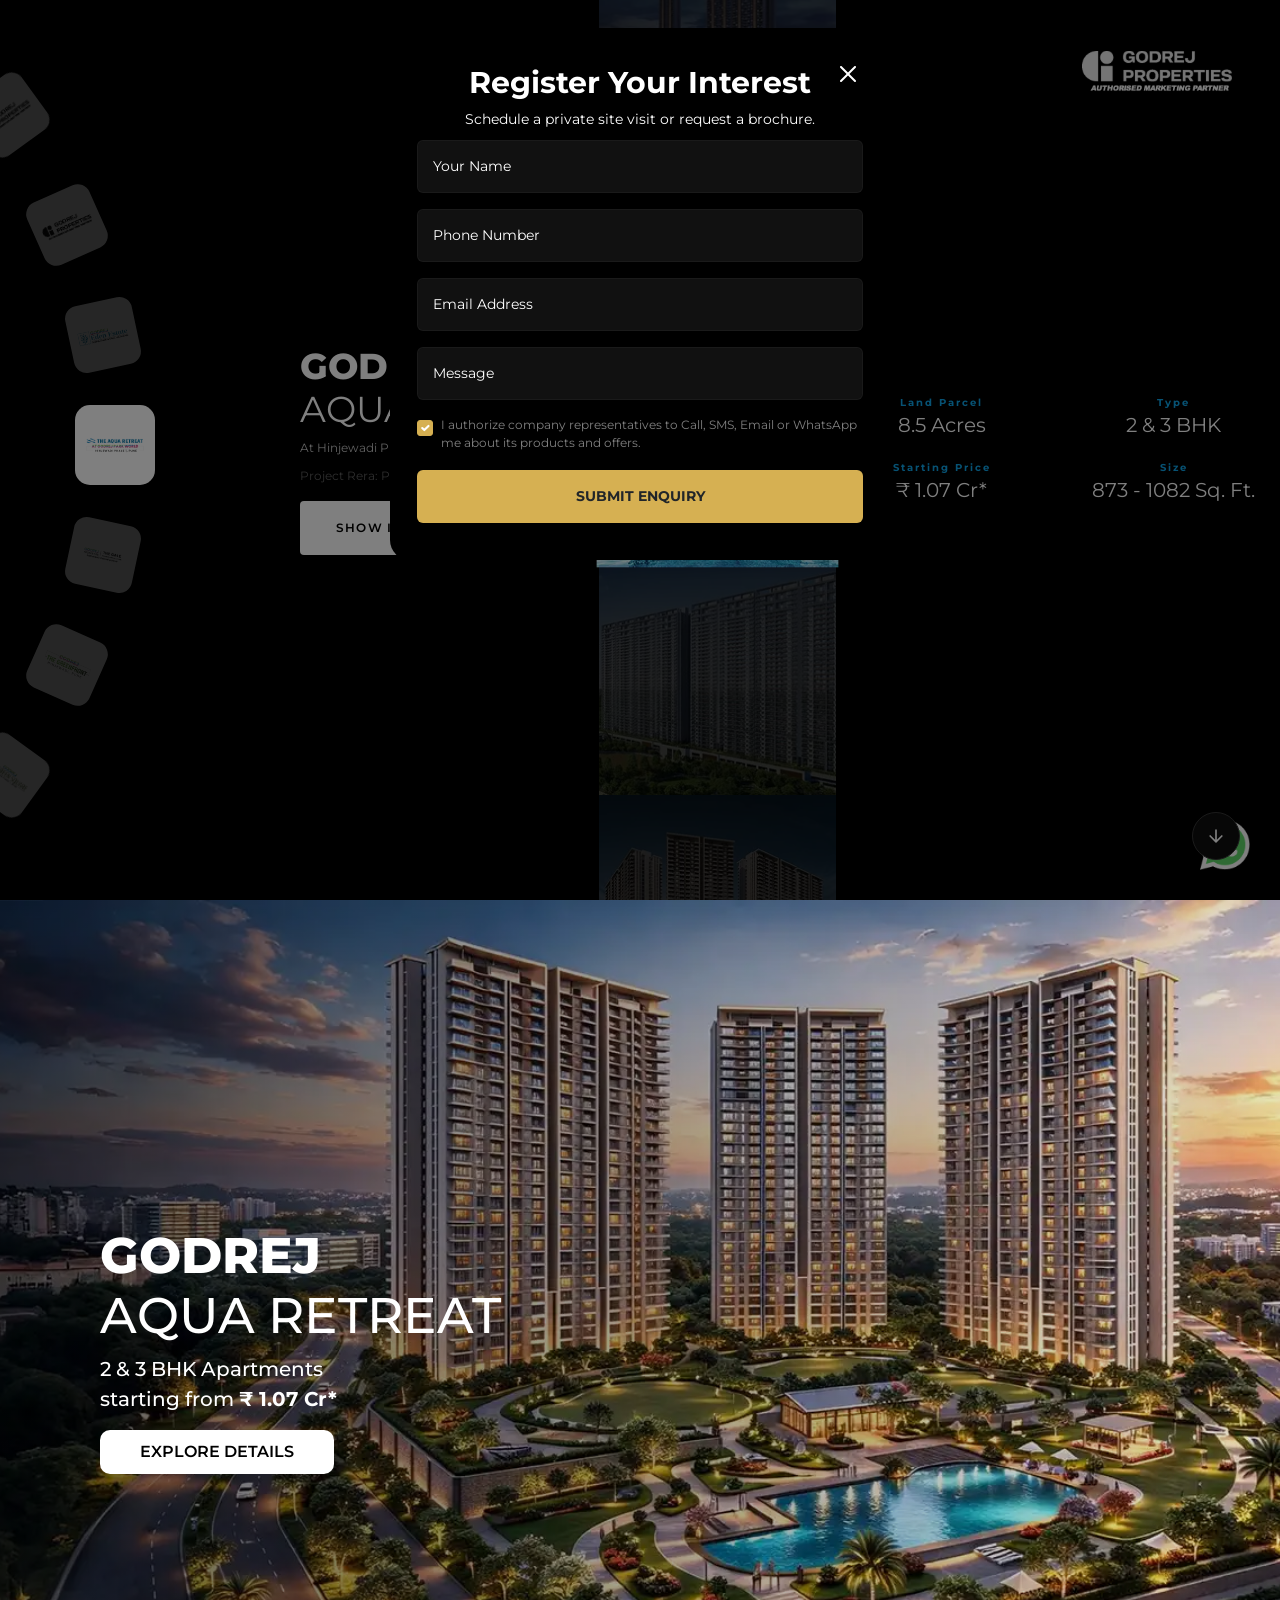
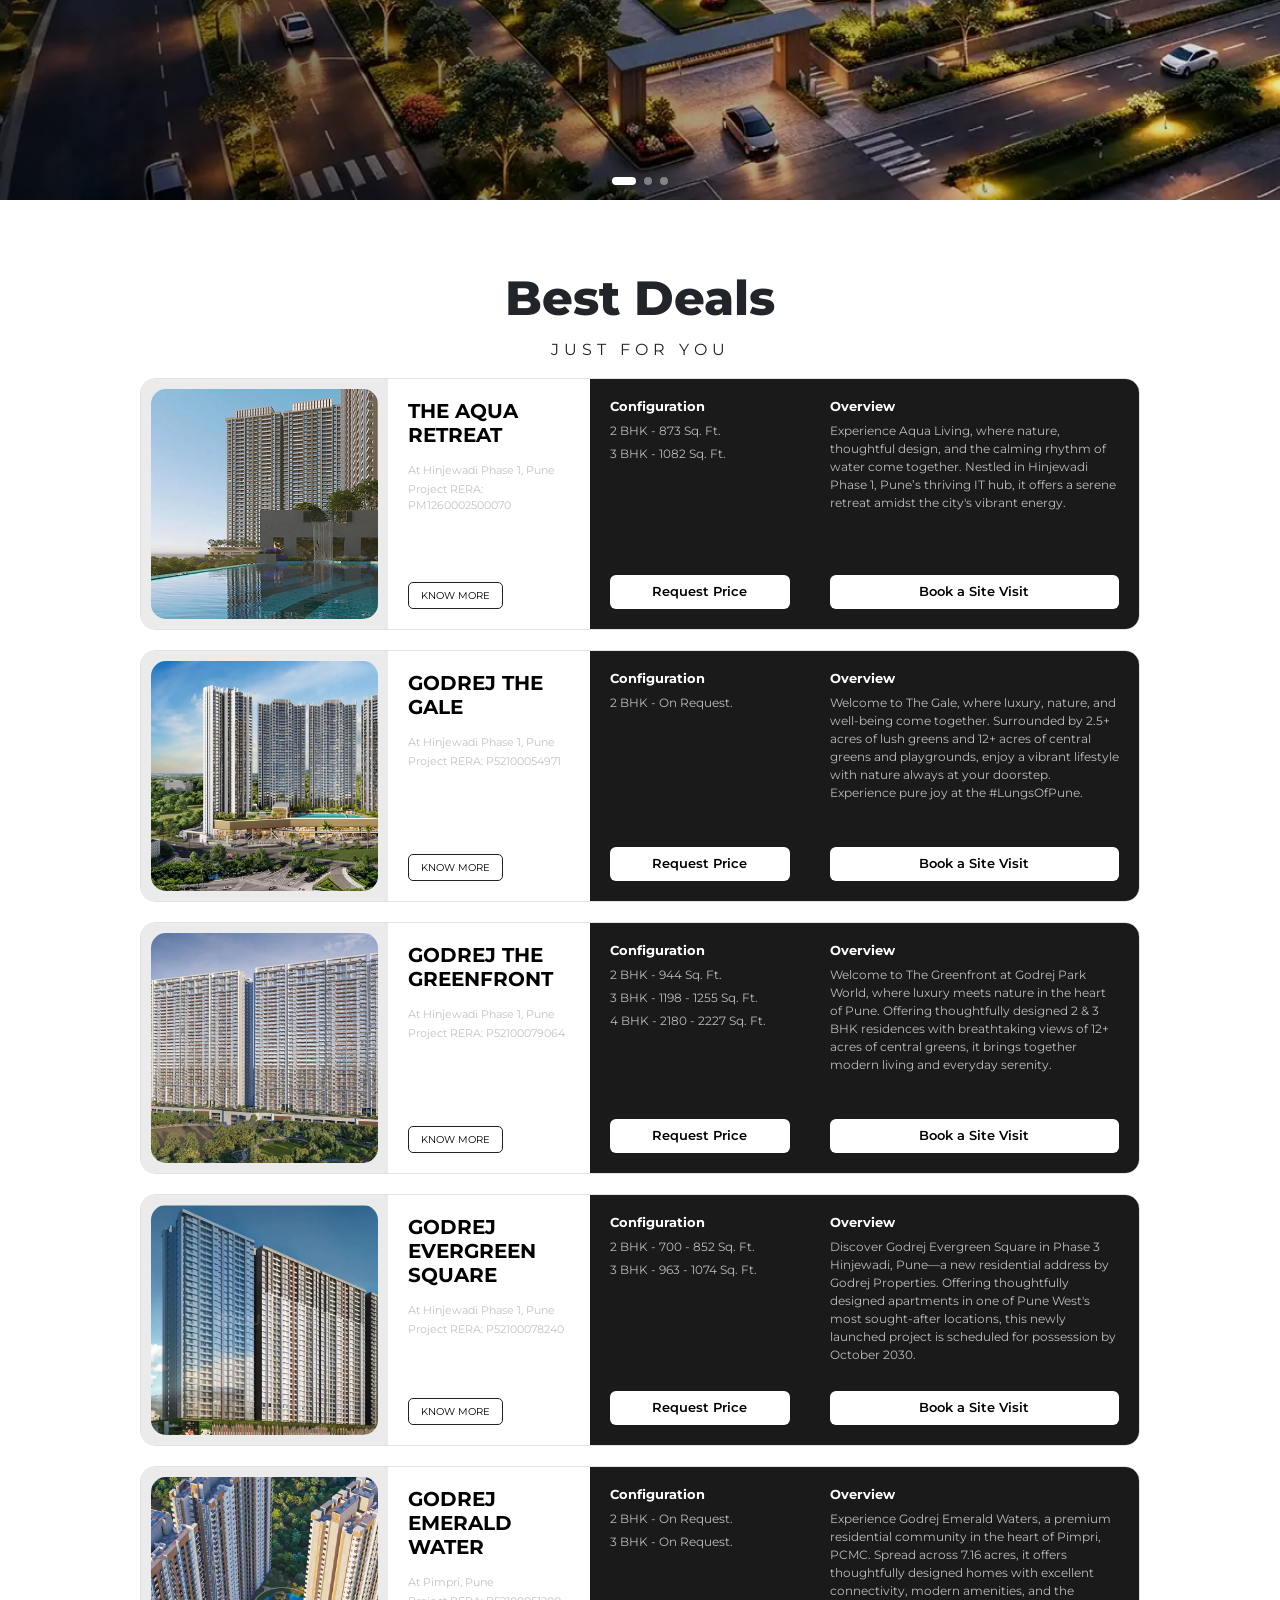
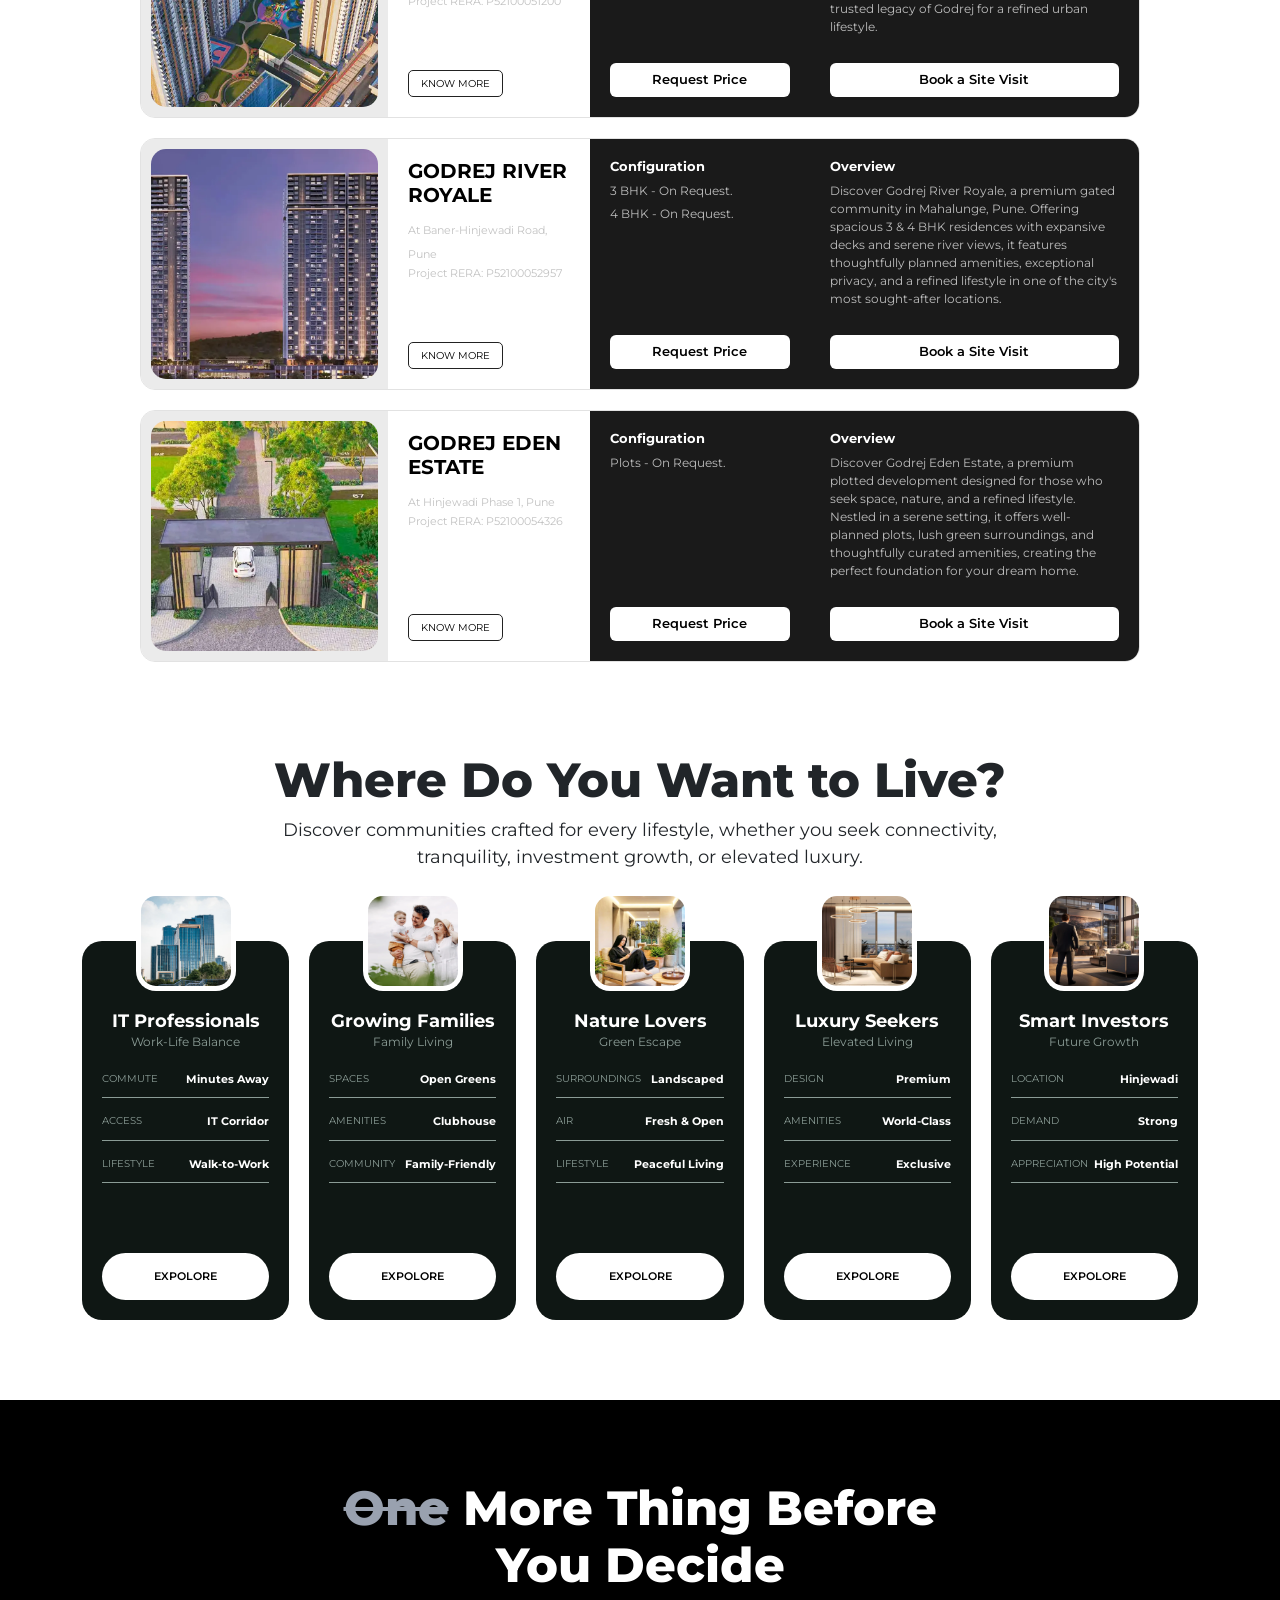
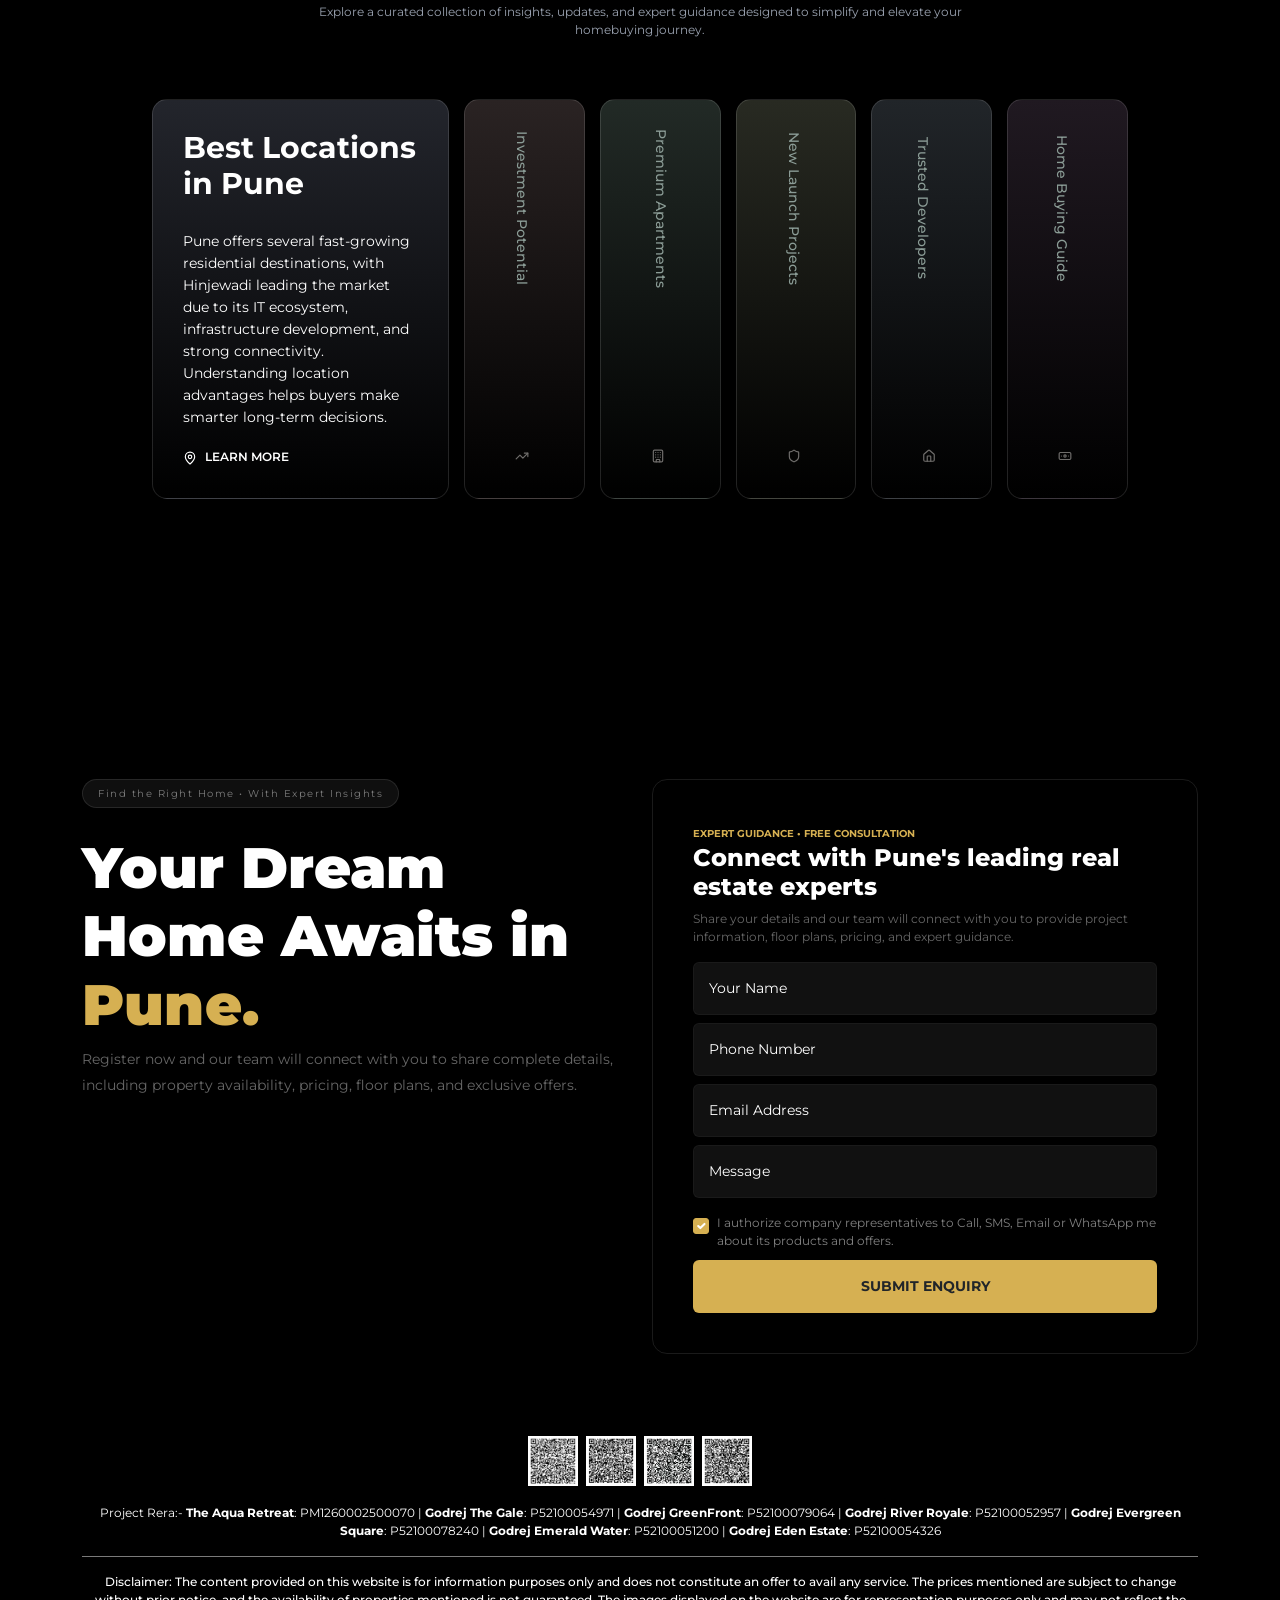
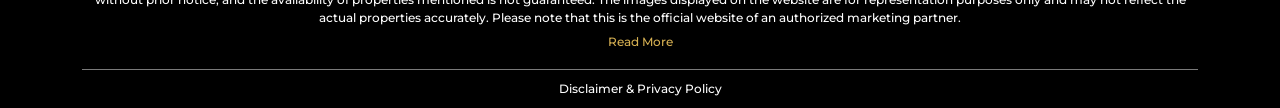
<file: index.html>
<!doctype html>
<html lang="en">

<head>
    <meta charset="utf-8">
    <meta name="viewport" content="width=device-width, initial-scale=1.0">
    <meta name="description"
        content="Godrej Properties brings the renowned Godrej Properties philosophy of innovation, sustainability, and excellence to the real estate industry. Each development by Godrej Properties blends a 122-year legacy of trust and superior quality with a dedication to cutting-edge design and technology." />
    <meta name="keywords"
        content="Godrej Properties Pune Projects, Godrej Properties Hinjewadi, Godrej Properties, Godrej Projects in Pune, Godrej Properties Pune, Godrej Projects Hinjewadi, Godrej New Launch Pune" />
    <title>Godrej Hinjewadi Projects | Pune</title>
    <link rel="shortcut icon" href="favicon.png" type="image/ico">
    <link href="https://cdn.jsdelivr.net/npm/bootstrap@5.3.8/dist/css/bootstrap.min.css" rel="stylesheet"
        crossorigin="anonymous">
    <link rel="stylesheet" href="https://cdn.jsdelivr.net/npm/swiper@11/swiper-bundle.min.css">
    <link href="https://fonts.googleapis.com/css2?family=Montserrat:ital,wght@0,100..900;1,100..900&display=swap"
        rel="stylesheet">
    <link rel="stylesheet" href="css/style.css">

</head>

<body>
    <header class="p-5">
        <div class="logo float-end">
            <img src="images/logo.png" class="img-fluid">
        </div>
    </header>
    <div id="smooth-wrapper">
        <div id="smooth-content">

           <section class="hero-slider">
                <div class="wrapper d-none d-md-flex">
                    <div class="left-area">
                        <div class="swiper thumb-swiper">
                            <div class="swiper-wrapper">
                                <div class="swiper-slide">
                                    <img src="images/logos/aqua-retreat.webp" alt="logo" class="img-fluid">
                                </div>
                                <div class="swiper-slide">
                                    <img src="images/logos/gale_logo.webp" alt="logo" class="img-fluid">
                                </div>
                                <div class="swiper-slide">
                                    <img src="images/logos/greenfront.webp" alt="logo" class="img-fluid">
                                </div>
                                <div class="swiper-slide">
                                    <img src="images/logos/evergreen.webp" alt="logo" class="img-fluid">
                                </div>
                                <div class="swiper-slide">
                                    <img src="images/logo.png" alt="logo" class="img-fluid">
                                </div>
                                <div class="swiper-slide">
                                    <img src="images/logo.png" alt="logo" class="img-fluid">
                                </div>
                                <div class="swiper-slide">
                                    <img src="images/logos/eden-estate.webp" alt="logo" class="img-fluid">
                                </div>

                            </div>
                        </div>


                        <!-- <div class="swiper image-swiper">
                            <div class="swiper-wrapper">
                                <div class="swiper-slide aqua">
                                    <img src="images/slider/aqua-retreat.webp" alt="image-preview" class="img-fluid">
                                </div>
                                <div class="swiper-slide gale">
                                    <img src="images/slider/the-gale.webp" alt="image-preview" class="img-fluid">
                                </div>
                                <div class="swiper-slide greenfront">
                                    <img src="images/slider/greenfront.webp" alt="image-preview" class="img-fluid">
                                </div>
                                <div class="swiper-slide everygreen">
                                    <img src="images/slider/evergreen-square.webp" alt="image-preview"
                                        class="img-fluid">
                                </div>
                                <div class="swiper-slide emerald">
                                    <img src="images/slider/emerald-water.webp" alt="image-preview" class="img-fluid">
                                </div>
                                <div class="swiper-slide river">
                                    <img src="images/slider/river-royale.webp" alt="image-preview" class="img-fluid">
                                </div>
                                <div class="swiper-slide eden">
                                    <img src="images/slider/thumb/eden-estate.png" alt="image-preview"
                                        class="img-fluid">
                                </div>
                            </div>
                        </div> -->
                    </div>


                    <div class="right-area">
                        <div class="swiper main-swiper">
                            <div class="swiper-wrapper">
                                <div class="swiper-slide">
                                    <div class="slide-content">
                                        <h1 class="project-name">Godrej <span>Aqua Retreat</span></h1>
                                        <p class="address">At Hinjewadi Phase 1, Pune</p>
                                        <p>Project Rera: PM1260002500070</p>
                                        <a href="#" data-bs-toggle="modal" data-bs-target="#exampleModal"> Show Interest</a>
                                    </div>
                                    <div class="slide-image">
                                        <img src="images/slider/aqua-retreat.webp" class="img-fluid">
                                    </div>
                                    <div class="slide-usp">
                                        <ul>
                                            <li><span style="color: #0ea5e9;">Land Parcel</span>8.5 Acres</li>
                                            <li><span style="color: #0ea5e9;">Type</span>2 & 3 BHK</li>
                                            <li><span style="color: #0ea5e9;">Starting Price</span> ₹ 1.07 Cr* </li>
                                            <li><span style="color: #0ea5e9;">Size</span>873 - 1082 Sq. Ft. </li>
                                        </ul>
                                    </div>
                                </div>

                                <div class="swiper-slide">
                                    <div class="slide-content">
                                        <h1 class="project-name">Godrej <span>The Gale</span></h1>
                                        <p class="address">At Hinjewadi Phase 1, Pune</p>
                                        <p>Project Rera: P52100054971</p>
                                        <a href="#"  data-bs-toggle="modal" data-bs-target="#exampleModal"> Show Interest</a>
                                    </div>
                                    <div class="slide-image">
                                        <img src="images/slider/the-gale.webp" class="img-fluid">
                                    </div>
                                    <div class="slide-usp">
                                        <ul>
                                            <li><span style="color: #4f46e5;">Land Parcel</span>12+ Acres</li>
                                            <li><span style="color: #4f46e5;">Type</span>2 BHK </li>
                                            <li><span style="color: #4f46e5;">Starting Price</span> ₹ 1.22 Cr*</li>
                                            <li><span style="color: #4f46e5;">Size</span>842 Sq. Ft. </li>
                                        </ul>
                                    </div>
                                </div>

                                <div class="swiper-slide">
                                    <div class="slide-content">
                                        <h1 class="project-name">Godrej <span>The GreenFront</span></h1>
                                        <p class="address">At Hinjewadi Phase 1, Pune</p>
                                        <p>Project Rera: P52100079064 </p>
                                        <a href="#"  data-bs-toggle="modal" data-bs-target="#exampleModal"> Show Interest</a>
                                    </div>
                                    <div class="slide-image">
                                        <img src="images/slider/greenfront.webp" class="img-fluid">
                                    </div>
                                    <div class="slide-usp">
                                        <ul>
                                            <li><span style="color: #0d9488;">Land Parcel</span>12+ Acres</li>
                                            <li><span style="color: #0d9488;">Type</span>2, 3 & 4 BHK  </li>
                                            <li><span style="color: #0d9488;">Starting Price</span> ₹ 1.32 Cr*</li>
                                            <li><span style="color: #0d9488;">Size</span>944 - 2227 Sq. Ft. </li>
                                        </ul>
                                    </div>
                                </div>

                                <div class="swiper-slide">
                                    <div class="slide-content">
                                        <h1 class="project-name">Godrej <span>Evergreen Square</span></h1>
                                        <p class="address">At Hinjewadi Phase 3, Pune</p>
                                        <p>Project Rera: P52100078240  </p>
                                        <a href="#"  data-bs-toggle="modal" data-bs-target="#exampleModal"> Show Interest</a>
                                    </div>
                                    <div class="slide-image">
                                        <img src="images/slider/evergreen-square.webp" class="img-fluid">
                                    </div>
                                    <div class="slide-usp">
                                        <ul>
                                            <li><span style="color: #34d399;">Possession </span>October 2030 </li>
                                            <li><span style="color: #34d399;">Type</span>2 & 3 BHK  </li>
                                            <li><span style="color: #34d399;">Starting Price</span>₹ 92.49 Lacs* </li>
                                            <li><span style="color: #34d399;">Size</span>700 - 1074 Sq. Ft. </li>
                                        </ul>
                                    </div>
                                </div>

                                <div class="swiper-slide">
                                    <div class="slide-content">
                                        <h1 class="project-name">Godrej <span>Emerald Water</span></h1>
                                        <p class="address">At Pimpri, Pune</p>
                                        <p>Project Rera: P52100051200</p>
                                        <a href="#"  data-bs-toggle="modal" data-bs-target="#exampleModal"> Show Interest</a>
                                    </div>
                                    <div class="slide-image">
                                        <img src="images/slider/emerald-water.webp" class="img-fluid">
                                    </div>
                                    <div class="slide-usp">
                                        <ul>
                                            <li><span style="color: #d946ef;">Land Parcel</span>7.16 Acres</li>
                                            <li><span style="color: #d946ef;">Type</span>2 & 3 BHK  </li>
                                            <li><span style="color: #d946ef;">Starting Price</span>₹  1.43 Cr* </li>
                                            <li><span style="color: #d946ef;">Size</span>On Request</li>
                                        </ul>
                                    </div>
                                </div>

                                <div class="swiper-slide">
                                    <div class="slide-content">
                                        <h1 class="project-name">Godrej <span>River Royale</span></h1>
                                        <p class="address">At Baner-Hinjewadi Road, Pune</p>
                                        <p>Project Rera: P52100052957</p>
                                        <a href="#"  data-bs-toggle="modal" data-bs-target="#exampleModal"> Show Interest</a>
                                    </div>
                                    <div class="slide-image">
                                        <img src="images/slider/river-royale.webp" class="img-fluid">
                                    </div>
                                    <div class="slide-usp">
                                        <ul>
                                            <li><span style="color: #14b8a6;">Tower</span>3</li>
                                            <li><span style="color: #14b8a6;">Type</span>3 & 4 BHK </li>
                                            <li><span style="color: #14b8a6;">Starting Price</span>₹  2.80 Cr*</li>
                                            <li><span style="color: #14b8a6;">Size</span>On Request </li>
                                        </ul>
                                    </div>
                                </div>

                                <div class="swiper-slide">
                                    <div class="slide-content">
                                        <h1 class="project-name">Godrej <span>Eden Estate</span></h1>
                                        <p class="address">At Hinjewadi Phase 1, Pune</p>
                                        <p>Project Rera: P52100054326</p>
                                        <a href="#"  data-bs-toggle="modal" data-bs-target="#exampleModal"> Show Interest</a>
                                    </div>
                                    <div class="slide-image">
                                        <img src="images/slider/thumb/eden-estate.png" class="img-fluid">
                                    </div>
                                    <div class="slide-usp">
                                        <ul>
                                            <li><span style="color: #f59e0b">Tower</span>3</li>
                                            <li><span style="color: #f59e0b">Type</span>Plots</li>
                                            <li><span style="color: #f59e0b">Starting Price</span>₹  2.40 Cr* </li>
                                            <li><span style="color: #f59e0b">Size</span>On Request </li>
                                        </ul>
                                    </div>
                                </div>
                            </div>
                        </div>
                    </div>
                </div>

                
               <div class="mobile-wrapper d-block d-md-none">
                    <div class="swiper main-slider-mob">
                        <div class="swiper-wrapper">
                            <div class="swiper-slide">
                                <div class="slide-image">
                                    <img src="images/slider/aqua-retreat.webp" class="img-fluid">
                                </div>
                                <div class="slide-content">
                                    <div class="slide-content-detail">
                                        <h1 class="project-name">Godrej <span>Aqua Retreat</span></h1>
                                         <p class="address">At Hinjewadi Phase 1, Pune</p>
                                        <p>Project Rera: PM1260002500070 </p>
                                    </div>
                                   
                                    <div class="slide-usp">
                                         <ul>
                                            <li>8.5 Acres<span style="color: #0ea5e9;">Land Parcel</span></li>
                                            <li>2 & 3 BHK<span style="color: #0ea5e9;">Type</span></li>
                                            <li>₹ 1.07 Cr*<span style="color: #0ea5e9;">Starting Price</span></li>
                                            <li>873 - 1082 Sq. Ft. <span style="color: #0ea5e9;">Size</span></li>
                                        </ul>
                                        
                                        <div class="text-center mt-5">
                                            <a href="#"  data-bs-toggle="modal" data-bs-target="#exampleModal"> Show Interest</a>
                                        </div>
                                    </div>
                                </div>
                               
                          
                            </div>

                            <div class="swiper-slide">
                                 <div class="slide-image">
                                    <img src="images/slider/the-gale.webp" class="img-fluid">
                                </div>
                                <div class="slide-content">
                                    <div class="slide-content-detail">
                                        <h1 class="project-name">Godrej <span>The Gale</span></h1>
                                        <p class="address">At Hinjewadi Phase 1, Pune</p>
                                        <p>Project Rera: P52100054971</p>
                                    </div>
                                    
                                    <div class="slide-usp">
                                          <ul>
                                            <li>12+ Acres<span style="color: #4f46e5;">Land Parcel</span></li>
                                            <li>2 BHK<span style="color: #4f46e5;">Type</span></li>
                                            <li>₹ 1.22 Cr*<span style="color: #4f46e5;">Starting Price</span></li>
                                            <li>842 Sq. Ft.<span style="color: #4f46e5;">Size</span></li>
                                        </ul>
                                       
                                        <div class="text-center mt-5">
                                            <a href="#"  data-bs-toggle="modal" data-bs-target="#exampleModal"> Show Interest</a>
                                        </div>
                                    </div>
                                </div>
                            </div>

                            <div class="swiper-slide">
                                <div class="slide-image">
                                    <img src="images/slider/greenfront.webp" class="img-fluid">
                                </div>
                                <div class="slide-content">
                                    <div class="slide-content-detail">
                                        <h1 class="project-name">Godrej <span>The GreenFront</span></h1>
                                        <p class="address">At Hinjewadi Phase 1, Pune</p>
                                        <p>Project Rera: P52100079064 </p>
                                    </div>

                                    
                                    <div class="slide-usp">
                                         <ul>
                                            <li>12+ Acres<span style="color: #0d9488;">Land Parcel</span></li>
                                            <li>2, 3 & 4 BHK<span style="color: #0d9488;">Type</span></li>
                                            <li>₹ 1.32 Cr*<span style="color: #0d9488;">Starting Price</span></li>
                                            <li>944 - 2227 Sq. Ft.<span style="color: #0d9488;">Size</span></li>
                                        </ul>
                                        
                                         <div class="text-center mt-5">
                                            <a href="#"  data-bs-toggle="modal" data-bs-target="#exampleModal"> Show Interest</a>
                                        </div>
                                    </div>
                                </div>
                            </div>

                            <div class="swiper-slide">
                                <div class="slide-image">
                                    <img src="images/slider/evergreen-square.webp" class="img-fluid">
                                </div>
                                <div class="slide-content">
                                    <div class="slide-content-detail">
                                        <h1 class="project-name">Godrej <span>Evergreen Square</span></h1>
                                        <p class="address">At Hinjewadi Phase 3, Pune</p>
                                        <p>Project Rera: P52100078240 </p>
                                    </div>

                                  
                                    <div class="slide-usp">
                                         <ul>
                                            <li>October 2030<span style="color: #34d399;">Possession </span></li>
                                            <li>2 & 3 BHK<span style="color: #34d399;">Type</span></li>
                                            <li>₹ 92.49 Lacs*<span style="color: #34d399;">Starting Price</span></li>
                                            <li>700 - 1074 Sq. Ft.<span style="color: #34d399;">Size</span></li>
                                        </ul>
                                        
                                        <div class="text-center mt-5">
                                            <a href="#" data-bs-toggle="modal" data-bs-target="#exampleModal"> Show Interest</a>
                                        </div>
                                    </div>
                                </div>
                            </div>

                            <div class="swiper-slide">
                                <div class="slide-image">
                                    <img src="images/slider/emerald-water.webp" class="img-fluid">
                                </div>
                                <div class="slide-content">
                                    <div class="slide-content-detail">
                                        <h1 class="project-name">Godrej <span>Emerald Water</span></h1>
                                        <p class="address">At Pimpri, Pune</p>
                                        <p>Project Rera: P52100051200</p>
                                    </div>

                                    
                                     <div class="slide-usp">
                                         <ul>
                                            <li>7.16 Acres<span style="color: #d946ef;">Land Parcel</span></li>
                                            <li>2 & 3 BHK <span style="color: #d946ef;">Type</span></li>
                                            <li>₹  1.43 Cr*<span style="color: #d946ef;">Starting Price</span></li>
                                            <li>On Request<span style="color: #d946ef;">Size</span></li>
                                        </ul>
                                       
                                        <div class="text-center mt-5">
                                            <a href="#" data-bs-toggle="modal" data-bs-target="#exampleModal"> Show Interest</a>
                                        </div>
                                    </div>
                                </div>  
                            </div>

                            <div class="swiper-slide">
                                <div class="slide-image">
                                    <img src="images/slider/river-royale.webp" class="img-fluid">
                                </div>
                                <div class="slide-content">
                                    <div class="slide-content-detail">
                                        <h1 class="project-name">Godrej <span>River Royale</span></h1>
                                        <p class="address">At Baner-Hinjewadi Road, Pune</p>
                                        <p>Project Rera: P52100052957 </p>
                                    </div>

                                    
                                     <div class="slide-usp">
                                        <ul>
                                            <li>3<span style="color: #14b8a6;">Tower</span></li>
                                            <li>3 & 4 BHK <span style="color: #14b8a6;">Type</span></li>
                                            <li>₹  2.80 Cr*<span style="color: #14b8a6;">Starting Price</span></li>
                                            <li>On Request <span style="color: #14b8a6;">Size</span></li>
                                        </ul>
                                        
                                        <div class="text-center mt-5">
                                            <a href="#" data-bs-toggle="modal" data-bs-target="#exampleModal"> Show Interest</a>
                                        </div>
                                    </div>
                                </div>
                            </div>

                            <div class="swiper-slide">
                                <div class="slide-image">
                                    <img src="images/slider/thumb/eden-estate.png" class="img-fluid">
                                </div>
                                <div class="slide-content">
                                    <div class="slide-content-detail">
                                        <h1 class="project-name">Godrej <span>Eden Estate</span></h1>
                                        <p class="address">At Hinjewadi Phase 1, Pune</p>
                                        <p>Project Rera: P52100054326</p>
                                    </div>
                                    
                                    <div class="slide-usp">
                                         <ul>
                                            <li>3<span style="color: #f59e0b">Tower</span></li>
                                            <li>Plots<span style="color: #f59e0b">Type</span></li>
                                            <li>₹  2.40 Cr*<span style="color: #f59e0b">Starting Price</span> </li>
                                            <li>On Request <span style="color: #f59e0b">Size</span></li>
                                        </ul>
                                        
                                        <div class="text-center mt-5">
                                            <a href="#" data-bs-toggle="modal" data-bs-target="#exampleModal"> Show Interest</a>
                                        </div>
                                    </div>
                                </div> 
                            </div>
                        </div>
                    </div>

                    <div class="swiper thumb-swiper-mob">
                        <div class="swiper-wrapper">
                            <div class="swiper-slide">
                                <div class="thumb-logo-box">
                                    <img src="images/logos/aqua-retreat.webp" alt="logo" class="img-fluid">
                                </div>
                            </div>
                            <div class="swiper-slide">
                                <div class="thumb-logo-box">
                                    <img src="images/logos/gale_logo.webp" alt="logo" class="img-fluid">
                                </div>
                            </div>
                            <div class="swiper-slide">
                                <div class="thumb-logo-box">
                                     <img src="images/logos/greenfront.webp" alt="logo" class="img-fluid">
                                </div>
                            </div>
                            <div class="swiper-slide">
                                <div class="thumb-logo-box">
                                    <img src="images/logos/evergreen.webp" alt="logo" class="img-fluid">
                                </div>
                            </div>
                            <div class="swiper-slide">
                                <div class="thumb-logo-box">
                                    <img src="images/logo.png" alt="logo" class="img-fluid">
                                </div>
                            </div>
                            <div class="swiper-slide">
                                <div class="thumb-logo-box">
                                    <img src="images/logo.png" alt="logo" class="img-fluid">
                                </div>
                            </div>
                            <div class="swiper-slide">
                                <div class="thumb-logo-box">
                                    <img src="images/logos/eden-estate.webp" alt="logo" class="img-fluid">
                                </div>
                            </div>

                        </div>
                    </div>
                    
                </div> 




                <a href="#projects" class="floating-icon">
                    <svg width="20" height="20" viewBox="0 0 24 24" fill="none" stroke="currentColor" stroke-width="2"
                        stroke-linecap="round" stroke-linejoin="round">
                        <path d="M12 5v14M19 12l-7 7-7-7"></path>
                    </svg>
                </a>
            </section>

            <section class="banner-section" id="projects">
                <div class="swiper banner">
                    <div class="swiper-wrapper">
                        <div class="swiper-slide">
                            <img src="images/banner/banner1.webp" alt="banner" class="img-fluid">
                            <div class="banner-content">
                                <h2>Godrej <span>Aqua Retreat</span></h2>
                                <p>2 & 3 BHK Apartments <span>starting from <strong>₹ 1.07 Cr*</strong></span></p>
                                <a href="#" data-bs-toggle="modal" data-bs-target="#exampleModal">Explore Details</a>
                            </div>
                        </div>
                        <div class="swiper-slide">
                            <img src="images/banner/banner2.webp" alt="banner" class="img-fluid">
                            <div class="banner-content">
                                <h2>Godrej <span>The Gale</span></h2>
                                <p>2 BHK Apartments <span>starting from <strong>₹ 1.22 Cr*</strong></span></p>
                                <a href="#" data-bs-toggle="modal" data-bs-target="#exampleModal">Explore Details</a>
                            </div>
                        </div>
                        <div class="swiper-slide">
                            <img src="images/banner/banner3.webp" alt="banner" class="img-fluid">
                            <div class="banner-content">
                                <h2>Godrej <span>The GreenFront</span></h2>
                                <p>2, 3 & 4 BHK Apartments <span>starting from <strong>₹ 1.32 Cr*</strong></span></p>
                                <a href="#" data-bs-toggle="modal" data-bs-target="#exampleModal">Explore Details</a>
                            </div>
                        </div>
                    </div>

                    <div class="swiper-pagination"></div>
                </div>
            </section>

            <section class="deal">
                <div class="container">
                    <div class="deal-header">
                        <h2>Best Deals</h2>
                        <p>Just For You</p>
                    </div>
                    <div class="deal-box-container">
                         <div class="deal-box-outer">
                            <div class="deal-box">
                                <div class="deal-detail">
                                    <div class="deal-image">
                                        <img src="images/deal/godrej-aquaman.webp" alt="banner" class="img-fluid">
                                    </div>
                                    <div class="deal-name d-flex flex-column justify-content-between">
                                        <div>
                                            <h3>The Aqua Retreat</h3>
                                            <span>At Hinjewadi Phase 1, Pune</span>
                                            <p>Project RERA: PM1260002500070</p>
                                        </div>
                                        <a href="#">Know More</a>
                                    </div>
                                </div>
                                <div class="deal-content">
                                    <div class="deal-config d-flex flex-column justify-content-between">
                                        <div>
                                            <h3>Configuration</h3>
                                            <ul>
                                                <li>2 BHK - 873 Sq. Ft.</li>
                                                <li>3 BHK - 1082 Sq. Ft. </li>
                                            </ul>
                                        </div>
                                        <a href="#" data-bs-toggle="modal" data-bs-target="#exampleModal">Request Price</a>
                                    </div>
                                    <div class="deal-overview d-flex flex-column justify-content-between">
                                        <div>
                                            <h3>Overview</h3>
                                            <p>Experience Aqua Living, where nature, thoughtful design, and the calming rhythm of water come together. Nestled in Hinjewadi Phase 1, Pune’s thriving IT hub, it offers a serene retreat amidst the city's vibrant energy.</p>
                                        </div>
                                        <a href="#" data-bs-toggle="modal" data-bs-target="#exampleModal">Book a Site Visit</a>
                                    </div>
                                </div>
                            </div>

                            <div class="USP-detail">
                                <ul class="USP-detail-list">
                                    <li>
                                        <h3>8.5 Acres</h3>
                                        <span>Land Parcel</span>
                                    </li>
                                    <li>
                                        <h3>2 & 3 BHK</h3>
                                        <span>Type</span>
                                    </li>
                                    <li>
                                        <h3>₹  1.07 Cr*</h3>
                                        <span>Starting Price</span>
                                    </li>
                                    <li>
                                        <h3>873 - 1082 Sq. Ft.</h3>
                                        <span>Size</span>
                                    </li>
                                </ul>
                                <div class="register-btn">
                                    <a href="#" data-bs-toggle="modal" data-bs-target="#exampleModal">Register Interest</a>
                                </div>
                            </div>
                        </div>

                         <div class="deal-box-outer">
                            <div class="deal-box">
                                <div class="deal-detail">
                                    <div class="deal-image">
                                        <img src="images/deal/godrej-the-gale.webp" alt="banner" class="img-fluid">
                                    </div>
                                    <div class="deal-name d-flex flex-column justify-content-between">
                                        <div>
                                            <h3>Godrej The Gale</h3>
                                            <span>At Hinjewadi Phase 1, Pune</span>
                                            <p>Project RERA: P52100054971</p>
                                        </div>
                                        <a href="#" >Know More</a>
                                    </div>
                                </div>
                                <div class="deal-content">
                                    <div class="deal-config d-flex flex-column justify-content-between">
                                        <div>
                                            <h3>Configuration</h3>
                                            <ul>
                                                <li>2 BHK - On Request.</li>
                                            </ul>
                                        </div>
                                        <a href="#" data-bs-toggle="modal" data-bs-target="#exampleModal">Request Price</a>
                                    </div>
                                    <div class="deal-overview d-flex flex-column justify-content-between">
                                        <div>
                                            <h3>Overview</h3>
                                            <p>Welcome to The Gale, where luxury, nature, and well-being come together. Surrounded by 2.5+ acres of lush greens and 12+ acres of central greens and playgrounds, enjoy a vibrant lifestyle with nature always at your doorstep. Experience pure joy at the #LungsOfPune.</p>
                                        </div>
                                        <a href="#" data-bs-toggle="modal" data-bs-target="#exampleModal">Book a Site Visit</a>
                                    </div>
                                </div>
                            </div>

                            <div class="USP-detail">
                                <ul class="USP-detail-list">
                                    <li>
                                        <h3>12+ Acres</h3>
                                        <span>Land Parcel</span>
                                    </li>
                                    <li>
                                        <h3>2 BHK</h3>
                                        <span>Type</span>
                                    </li>
                                    <li>
                                        <h3>₹  1.22 Cr*</h3>
                                        <span>Starting Price</span>
                                    </li>
                                    <li>
                                        <h3>842 Sq. Ft.</h3>
                                        <span>Size</span>
                                    </li>
                                </ul>
                                <div class="register-btn">
                                    <a href="#" data-bs-toggle="modal" data-bs-target="#exampleModal">Register Interest</a>
                                </div>
                            </div>
                        </div>

                         <div class="deal-box-outer">
                            <div class="deal-box">
                                <div class="deal-detail">
                                    <div class="deal-image">
                                        <img src="images/deal/godrej-the-greenfront.webp" alt="banner" class="img-fluid">
                                    </div>
                                    <div class="deal-name d-flex flex-column justify-content-between">
                                        <div>
                                            <h3>Godrej The GreenFront</h3>
                                            <span>At Hinjewadi Phase 1, Pune</span>
                                            <p>Project RERA: P52100079064</p>
                                        </div>
                                        <a href="#">Know More</a>
                                    </div>
                                </div>
                                <div class="deal-content">
                                    <div class="deal-config d-flex flex-column justify-content-between">
                                        <div>
                                            <h3>Configuration</h3>
                                            <ul>
                                                <li>2 BHK - 944 Sq. Ft.</li>
                                                <li>3 BHK - 1198 - 1255 Sq. Ft.</li>
                                                <li>4 BHK - 2180 - 2227 Sq. Ft.</li>
                                            </ul>
                                        </div>
                                        <a href="#" data-bs-toggle="modal" data-bs-target="#exampleModal">Request Price</a>
                                    </div>
                                    <div class="deal-overview d-flex flex-column justify-content-between">
                                        <div>
                                            <h3>Overview</h3>
                                            <p>Welcome to The Greenfront at Godrej Park World, where luxury meets nature in the heart of Pune. Offering thoughtfully designed 2 & 3 BHK residences with breathtaking views of 12+ acres of central greens, it brings together modern living and everyday serenity.</p>
                                        </div>
                                        <a href="#" data-bs-toggle="modal" data-bs-target="#exampleModal">Book a Site Visit</a>
                                    </div>
                                </div>
                            </div>

                            <div class="USP-detail">
                                <ul class="USP-detail-list">
                                    <li>
                                        <h3>12+ Acres</h3>
                                        <span>Land Parcel</span>
                                    </li>
                                    <li>
                                        <h3>2, 3 & 4 BHK</h3>
                                        <span>Type</span>
                                    </li>
                                    <li>
                                        <h3>₹  1.32 Cr*</h3>
                                        <span>Starting Price</span>
                                    </li>
                                    <li>
                                        <h3>944-2227 Sq. Ft.</h3>
                                        <span>Size</span>
                                    </li>
                                </ul>
                                <div class="register-btn">
                                    <a href="#" data-bs-toggle="modal" data-bs-target="#exampleModal">Register Interest</a>
                                </div>
                            </div>
                        </div>

                        <div class="deal-box-outer">
                            <div class="deal-box">
                                <div class="deal-detail">
                                    <div class="deal-image">
                                        <img src="images/deal/godrej-evergreen-square.webp" alt="banner" class="img-fluid">
                                    </div>
                                    <div class="deal-name d-flex flex-column justify-content-between">
                                        <div>
                                            <h3>Godrej Evergreen Square</h3>
                                            <span>At Hinjewadi Phase 1, Pune</span>
                                            <p>Project RERA: P52100078240</p>
                                        </div>
                                        <a href="#" >Know More</a>
                                    </div>
                                </div>
                                <div class="deal-content">
                                    <div class="deal-config d-flex flex-column justify-content-between">
                                        <div>
                                            <h3>Configuration</h3>
                                            <ul>
                                                <li>2 BHK - 700 - 852 Sq. Ft.</li>
                                                <li>3 BHK - 963 - 1074 Sq. Ft.</li>
                                            </ul>
                                        </div>
                                        <a href="#" data-bs-toggle="modal" data-bs-target="#exampleModal">Request Price</a>
                                    </div>
                                    <div class="deal-overview d-flex flex-column justify-content-between">
                                        <div>
                                            <h3>Overview</h3>
                                            <p>Discover Godrej Evergreen Square in Phase 3 Hinjewadi, Pune—a new residential address by Godrej Properties. Offering thoughtfully designed apartments in one of Pune West's most sought-after locations, this newly launched project is scheduled for possession by October 2030.</p>
                                        </div>
                                        <a href="#" data-bs-toggle="modal" data-bs-target="#exampleModal">Book a Site Visit</a>
                                    </div>
                                </div>
                            </div>

                            <div class="USP-detail">
                                <ul class="USP-detail-list">
                                    <li>
                                        <h3>October 2030</h3>
                                        <span>Possession</span>
                                    </li>
                                    <li>
                                        <h3>2 & 3 BHK</h3>
                                        <span>Type</span>
                                    </li>
                                    <li>
                                        <h3>₹ 92.49 Lacs*</h3>
                                        <span>Starting Price</span>
                                    </li>
                                    <li>
                                        <h3>700-1074 Sq. Ft.</h3>
                                        <span>Size</span>
                                    </li>
                                </ul>
                                <div class="register-btn">
                                    <a href="#" data-bs-toggle="modal" data-bs-target="#exampleModal">Register Interest</a>
                                </div>
                            </div>
                        </div>

                         <div class="deal-box-outer">
                            <div class="deal-box">
                                <div class="deal-detail">
                                    <div class="deal-image">
                                        <img src="images/deal/godrej-emerald.webp" alt="banner" class="img-fluid">
                                    </div>
                                    <div class="deal-name d-flex flex-column justify-content-between">
                                        <div>
                                            <h3>Godrej Emerald Water</h3>
                                            <span>At Pimpri, Pune</span>
                                            <p>Project RERA: P52100051200</p>
                                        </div>
                                        <a href="#">Know More</a>
                                    </div>
                                </div>
                                <div class="deal-content">
                                    <div class="deal-config d-flex flex-column justify-content-between">
                                        <div>
                                            <h3>Configuration</h3>
                                            <ul>
                                                <li>2 BHK - On Request.</li>
                                                <li>3 BHK - On Request.</li>
                                            </ul>
                                        </div>
                                        <a href="#">Request Price</a>
                                    </div>
                                    <div class="deal-overview d-flex flex-column justify-content-between">
                                        <div>
                                            <h3>Overview</h3>
                                            <p>Experience Godrej Emerald Waters, a premium residential community in the heart of Pimpri, PCMC. Spread across 7.16 acres, it offers thoughtfully designed homes with excellent connectivity, modern amenities, and the trusted legacy of Godrej for a refined urban lifestyle.</p>
                                        </div>
                                        <a href="#">Book a Site Visit</a>
                                    </div>
                                </div>
                            </div>

                            <div class="USP-detail">
                                <ul class="USP-detail-list">
                                    <li>
                                        <h3>7.16 Acres</h3>
                                        <span>Land Parcel</span>
                                    </li>
                                    <li>
                                        <h3>2 & 3 BHK</h3>
                                        <span>Type</span>
                                    </li>
                                    <li>
                                        <h3>₹ 1.42 Cr*</h3>
                                        <span>Starting Price</span>
                                    </li>
                                    <li>
                                        <h3>On Request</h3>
                                        <span>Size</span>
                                    </li>
                                </ul>
                                <div class="register-btn">
                                    <a href="#">Register Interest</a>
                                </div>
                            </div>
                        </div>

                          <div class="deal-box-outer">
                            <div class="deal-box">
                                <div class="deal-detail">
                                    <div class="deal-image">
                                        <img src="images/deal/godrej-river-royale.webp" alt="banner" class="img-fluid">
                                    </div>
                                    <div class="deal-name d-flex flex-column justify-content-between">
                                        <div>
                                            <h3>Godrej River Royale</h3>
                                            <span>At Baner-Hinjewadi Road, Pune</span>
                                            <p>Project RERA: P52100052957</p>
                                        </div>
                                        <a href="#">Know More</a>
                                    </div>
                                </div>
                                <div class="deal-content">
                                    <div class="deal-config d-flex flex-column justify-content-between">
                                        <div>
                                            <h3>Configuration</h3>
                                            <ul>
                                                <li>3 BHK - On Request.</li>
                                                <li>4 BHK - On Request.</li>
                                            </ul>
                                        </div>
                                        <a href="#" data-bs-toggle="modal" data-bs-target="#exampleModal">Request Price</a>
                                    </div>
                                    <div class="deal-overview d-flex flex-column justify-content-between">
                                        <div>
                                            <h3>Overview</h3>
                                            <p>Discover Godrej River Royale, a premium gated community in Mahalunge, Pune. Offering spacious 3 & 4 BHK residences with expansive decks and serene river views, it features thoughtfully planned amenities, exceptional privacy, and a refined lifestyle in one of the city's most sought-after locations.</p>
                                        </div>
                                        <a href="#" data-bs-toggle="modal" data-bs-target="#exampleModal">Book a Site Visit</a>
                                    </div>
                                </div>
                            </div>

                            <div class="USP-detail">
                                <ul class="USP-detail-list">
                                    <li>
                                        <h3>3</h3>
                                        <span>Tower</span>
                                    </li>
                                    <li>
                                        <h3>Plots</h3>
                                        <span>Type</span>
                                    </li>
                                    <li>
                                        <h3>₹ 2.40 Cr*</h3>
                                        <span>Starting Price</span>
                                    </li>
                                    <li>
                                        <h3>On Request</h3>
                                        <span>Size</span>
                                    </li>
                                </ul>
                                <div class="register-btn">
                                    <a href="#" data-bs-toggle="modal" data-bs-target="#exampleModal">Register Interest</a>
                                </div>
                            </div>
                        </div>

                        <div class="deal-box-outer">
                            <div class="deal-box">
                                <div class="deal-detail">
                                    <div class="deal-image">
                                        <img src="images/deal/godrej-eden-estate-hinjewadi.webp" alt="banner" class="img-fluid">
                                    </div>
                                    <div class="deal-name d-flex flex-column justify-content-between">
                                        <div>
                                            <h3>Godrej Eden Estate</h3>
                                            <span>At Hinjewadi Phase 1, Pune</span>
                                            <p>Project RERA: P52100054326 </p>
                                        </div>
                                        <a href="#">Know More</a>
                                    </div>
                                </div>
                                <div class="deal-content">
                                    <div class="deal-config d-flex flex-column justify-content-between">
                                        <div>
                                            <h3>Configuration</h3>
                                            <ul>
                                                <li>Plots - On Request.</li>
                                            </ul>
                                        </div>
                                        <a href="#" data-bs-toggle="modal" data-bs-target="#exampleModal">Request Price</a>
                                    </div>
                                    <div class="deal-overview d-flex flex-column justify-content-between">
                                        <div>
                                            <h3>Overview</h3>
                                            <p>Discover Godrej Eden Estate, a premium plotted development designed for those who seek space, nature, and a refined lifestyle. Nestled in a serene setting, it offers well-planned plots, lush green surroundings, and thoughtfully curated amenities, creating the perfect foundation for your dream home.</p>
                                        </div>
                                        <a href="#" data-bs-toggle="modal" data-bs-target="#exampleModal">Book a Site Visit</a>
                                    </div>
                                </div>
                            </div>

                            <div class="USP-detail">
                                <ul class="USP-detail-list">
                                    <li>
                                        <h3>3</h3>
                                        <span>Tower</span>
                                    </li>
                                    <li>
                                        <h3>3 & 4 BHK</h3>
                                        <span>Type</span>
                                    </li>
                                    <li>
                                        <h3>₹ 2.80 Cr*</h3>
                                        <span>Starting Price</span>
                                    </li>
                                    <li>
                                        <h3>On Request</h3>
                                        <span>Size</span>
                                    </li>
                                </ul>
                                <div class="register-btn">
                                    <a href="#" data-bs-toggle="modal" data-bs-target="#exampleModal">Register Interest</a>
                                </div>
                            </div>
                        </div>
                    </div>
                   
                    <!-- <div class="deal-tab">
                        <ul class="nav nav-tabs" id="myTab" role="tablist">
                            <li class="nav-item" role="presentation">
                                <button class="nav-link active" id="trending-tab" data-bs-toggle="tab"
                                    data-bs-target="#trending" type="button" role="tab" aria-controls="trending"
                                    aria-selected="true">Trending</button>
                            </li>
                            <li class="nav-item" role="presentation">
                                <button class="nav-link" id="all-tab" data-bs-toggle="tab" data-bs-target="#all"
                                    type="button" role="tab" aria-controls="all" aria-selected="false">All</button>
                            </li>
                            <li class="nav-item" role="presentation">
                                <button class="nav-link" id="budget-tab" data-bs-toggle="tab" data-bs-target="#budget"
                                    type="button" role="tab" aria-controls="budget"
                                    aria-selected="false">Budget</button>
                            </li>
                            <li class="nav-item" role="presentation">
                                <button class="nav-link" id="space-tab" data-bs-toggle="tab" data-bs-target="#space"
                                    type="button" role="tab" aria-controls="space" aria-selected="false">More
                                    Space</button>
                            </li>
                        </ul>
                        <div class="tab-content" id="myTabContent">
                            <div class="tab-pane fade show active" id="trending" role="tabpanel"
                                aria-labelledby="trending-tab">
                                <div class="deal-box-outer">
                                    <div class="deal-box">
                                        <div class="deal-detail">
                                            <div class="deal-image">
                                                <img src="images/deal/aquaman.webp" alt="banner" class="img-fluid">
                                            </div>
                                            <div class="deal-name d-flex flex-column justify-content-between">
                                                <div>
                                                    <h3>The Aqua Retreat</h3>
                                                    <span>At Hinjewadi Phase 1, Pune</span>
                                                    <p>RERA: PM1260002500070</p>
                                                </div>
                                                <a href="#">Know More</a>
                                            </div>
                                        </div>
                                        <div class="deal-content">
                                            <div class="deal-config d-flex flex-column justify-content-between">
                                                <div>
                                                    <h3>Configuration</h3>
                                                    <ul>
                                                        <li>2 BHK - 873 Sq. Ft.</li>
                                                        <li>3 BHK - 1082 Sq. Ft. </li>
                                                    </ul>
                                                </div>
                                                <a href="#">Request Price</a>
                                            </div>
                                            <div class="deal-overview d-flex flex-column justify-content-between">
                                                <div>
                                                    <h3>Overview</h3>
                                                    <p>Soak in the essence of Aqua living – where every element flows in
                                                        harmony. From expansive greens to thoughtfully designed spaces,
                                                        discover a lifestyle shaped by the calm, clarity, and continuous
                                                        rhythm of water — inspired by the way of water.Nestled in the
                                                        heart of Pune’s thriving IT corridor—Hinjewadi Phase 1—this
                                                        project offers a peaceful sanctuary amidst the city’s fast-paced
                                                        energy</p>
                                                </div>
                                                <a href="#">Book a Site Visit</a>
                                            </div>
                                        </div>
                                    </div>

                                    <div class="USP-detail">
                                        <ul class="USP-detail-list">
                                            <li>
                                                <h3>24.12</h3>
                                                <span>Acres</span>
                                            </li>
                                            <li>
                                                <h3>8</h3>
                                                <span>Tower</span>
                                            </li>
                                            <li>
                                                <h3>G+48</h3>
                                                <span>Floors</span>
                                            </li>
                                            <li>
                                                <h3>3,766</h3>
                                                <span>Homes</span>
                                            </li>
                                        </ul>
                                        <div class="register-btn">
                                            <a href="#">Register Interest</a>
                                        </div>
                                    </div>
                                </div>

                                <div class="deal-box-outer">
                                    <div class="deal-box">
                                        <div class="deal-detail">
                                            <div class="deal-image">
                                                <img src="images/deal/aquaman.webp" alt="banner" class="img-fluid">
                                            </div>
                                            <div class="deal-name d-flex flex-column justify-content-between">
                                                <div>
                                                    <h3>The Aqua Retreat</h3>
                                                    <span>At Hinjewadi Phase 1, Pune</span>
                                                    <p>RERA: PM1260002500070</p>
                                                </div>
                                                <a href="#">Know More</a>
                                            </div>
                                        </div>
                                        <div class="deal-content">
                                            <div class="deal-config d-flex flex-column justify-content-between">
                                                <div>
                                                    <h3>Configuration</h3>
                                                    <ul>
                                                        <li>2 BHK - 873 Sq. Ft.</li>
                                                        <li>3 BHK - 1082 Sq. Ft. </li>
                                                    </ul>
                                                </div>
                                                <a href="#">Request Price</a>
                                            </div>
                                            <div class="deal-overview d-flex flex-column justify-content-between">
                                                <div>
                                                    <h3>Overview</h3>
                                                    <p>Soak in the essence of Aqua living – where every element flows in
                                                        harmony. From expansive greens to thoughtfully designed spaces,
                                                        discover a lifestyle shaped by the calm, clarity, and continuous
                                                        rhythm of water — inspired by the way of water.Nestled in the
                                                        heart of Pune’s thriving IT corridor—Hinjewadi Phase 1—this
                                                        project offers a peaceful sanctuary amidst the city’s fast-paced
                                                        energy</p>
                                                </div>
                                                <a href="#">Book a Site Visit</a>
                                            </div>
                                        </div>
                                    </div>

                                    <div class="USP-detail">
                                        <ul class="USP-detail-list">
                                            <li>
                                                <h3>24.12</h3>
                                                <span>Acres</span>
                                            </li>
                                            <li>
                                                <h3>8</h3>
                                                <span>Tower</span>
                                            </li>
                                            <li>
                                                <h3>G+48</h3>
                                                <span>Floors</span>
                                            </li>
                                            <li>
                                                <h3>3,766</h3>
                                                <span>Homes</span>
                                            </li>
                                        </ul>
                                        <div class="register-btn">
                                            <a href="#">Register Interest</a>
                                        </div>
                                    </div>
                                </div>
                            </div>
                            <div class="tab-pane fade" id="all" role="tabpanel" aria-labelledby="all-tab">
                                all
                            </div>
                            <div class="tab-pane fade" id="budget" role="tabpanel" aria-labelledby="budget-tab">
                                Budget
                            </div>
                            <div class="tab-pane fade" id="space" role="tabpanel" aria-labelledby="space-tab">
                                More Space
                            </div>
                        </div>
                    </div> -->

                </div>
            </section>


            <section class="location">
                <div class="container">
                    <div class="location-header">
                        <h3>Where Do You Want to Live?</h3>
                        <p>Discover communities crafted for every lifestyle, whether you seek connectivity, tranquility,
                            investment growth, or elevated luxury.</p>
                    </div>

                    <div class="location-grid">
                        <ul class="location-grid-list">
                            <li>
                                <div class="location-box">
                                    <div class="location-image">
                                        <img src="images/location/l1.webp" alt="banner" class="img-fluid">
                                    </div>
                                    <div class="location-content">
                                        <div class="location-content-header">
                                            <h4>IT Professionals</h4>
                                            <p>Work-Life Balance</p>
                                        </div>
                                        <div class="location-content-body">
                                            <ul>
                                                <li><span>Commute</span><strong>Minutes Away</strong></li>
                                                <li><span>Access</span><strong>IT Corridor</strong></li>
                                                <li><span>Lifestyle</span><strong>Walk-to-Work</strong></li>
                                            </ul>
                                        </div>
                                        <div class="location-content-footer">
                                            <a href="#"  data-bs-toggle="modal" data-bs-target="#exampleModal">Expolore</a>
                                        </div>
                                    </div>
                                </div>
                            </li>

                            <li>
                                <div class="location-box">
                                    <div class="location-image">
                                        <img src="images/location/l2.webp" alt="banner" class="img-fluid">
                                    </div>
                                    <div class="location-content">
                                        <div class="location-content-header">
                                            <h4>Growing Families</h4>
                                            <p>Family Living</p>
                                        </div>
                                        <div class="location-content-body">
                                            <ul>
                                                <li><span>Spaces</span><strong>Open Greens</strong></li>
                                                <li><span>Amenities</span><strong>Clubhouse</strong></li>
                                                <li><span>Community</span><strong>Family-Friendly</strong></li>
                                            </ul>
                                        </div>
                                        <div class="location-content-footer">
                                            <a href="#"  data-bs-toggle="modal" data-bs-target="#exampleModal">Expolore</a>
                                        </div>
                                    </div>
                                </div>
                            </li>

                            <li>
                                <div class="location-box">
                                    <div class="location-image">
                                        <img src="images/location/l3.webp" alt="banner" class="img-fluid">
                                    </div>
                                    <div class="location-content">
                                        <div class="location-content-header">
                                            <h4>Nature Lovers</h4>
                                            <p>Green Escape</p>
                                        </div>
                                        <div class="location-content-body">
                                            <ul>
                                                <li><span>Surroundings</span><strong>Landscaped</strong></li>
                                                <li><span>Air</span><strong>Fresh & Open</strong></li>
                                                <li><span>Lifestyle</span><strong>Peaceful Living</strong></li>
                                            </ul>
                                        </div>
                                        <div class="location-content-footer">
                                            <a href="#"  data-bs-toggle="modal" data-bs-target="#exampleModal">Expolore</a>
                                        </div>
                                    </div>
                                </div>
                            </li>

                            <li>
                                <div class="location-box">
                                    <div class="location-image">
                                        <img src="images/location/l4.webp" alt="banner" class="img-fluid">
                                    </div>
                                    <div class="location-content">
                                        <div class="location-content-header">
                                            <h4>Luxury Seekers</h4>
                                            <p>Elevated Living</p>
                                        </div>
                                        <div class="location-content-body">
                                            <ul>
                                                <li><span>Design</span><strong>Premium</strong></li>
                                                <li><span>Amenities</span><strong>World-Class</strong></li>
                                                <li><span>Experience</span><strong>Exclusive</strong></li>
                                            </ul>
                                        </div>
                                        <div class="location-content-footer">
                                            <a href="#"  data-bs-toggle="modal" data-bs-target="#exampleModal">Expolore</a>
                                        </div>
                                    </div>
                                </div>
                            </li>

                            <li>
                                <div class="location-box">
                                    <div class="location-image">
                                        <img src="images/location/l5.webp" alt="banner" class="img-fluid">
                                    </div>
                                    <div class="location-content">
                                        <div class="location-content-header">
                                            <h4>Smart Investors</h4>
                                            <p>Future Growth</p>
                                        </div>
                                        <div class="location-content-body">
                                            <ul>
                                                <li><span>Location</span><strong>Hinjewadi</strong></li>
                                                <li><span>Demand</span><strong>Strong</strong></li>
                                                <li><span>Appreciation</span><strong>High Potential</strong></li>
                                            </ul>
                                        </div>
                                        <div class="location-content-footer">
                                            <a href="#"  data-bs-toggle="modal" data-bs-target="#exampleModal">Expolore</a>
                                        </div>
                                    </div>
                                </div>
                            </li>
                        </ul>
                    </div>
                </div>
            </section>

            <section class="detail-section">
                <div class="detail-section-header">
                    <h3><span>One</span> More Thing Before You Decide</h3>
                    <p>Explore a curated collection of insights, updates, and expert guidance designed to simplify and
                        elevate your homebuying journey.</p>
                </div>

                <div class="container">
                    <div class="detail-section-list">
                        <div class="item-desc active"
                            style="background: linear-gradient(180deg,rgba(35, 37, 44, 1) 0%, rgba(0, 0, 0, 1) 100%);">
                            <h3>Best Locations in Pune</h3>
                            <h3 class="rotate">Best Locations in Pune</h3>
                            <svg xmlns="http://www.w3.org/2000/svg" width="14" height="14" viewBox="0 0 24 24"
                                fill="none" stroke="currentColor" stroke-width="2" stroke-linecap="round"
                                stroke-linejoin="round" class="lucide lucide-map-pin transition-colors"
                                aria-hidden="true">
                                <path
                                    d="M20 10c0 4.993-5.539 10.193-7.399 11.799a1 1 0 0 1-1.202 0C9.539 20.193 4 14.993 4 10a8 8 0 0 1 16 0">
                                </path>
                                <circle cx="12" cy="10" r="3"></circle>
                            </svg>
                            <div class="item-desc-content">
                                <p>Pune offers several fast-growing residential destinations, with Hinjewadi leading the
                                    market due to its IT ecosystem, infrastructure development, and strong connectivity.
                                    Understanding location advantages helps buyers make smarter long-term decisions.</p>
                                <a href="#"  data-bs-toggle="modal" data-bs-target="#exampleModal"><svg xmlns="http://www.w3.org/2000/svg" width="14" height="14"
                                        viewBox="0 0 24 24" fill="none" stroke="currentColor" stroke-width="2"
                                        stroke-linecap="round" stroke-linejoin="round"
                                        class="lucide lucide-map-pin transition-colors" aria-hidden="true">
                                        <path
                                            d="M20 10c0 4.993-5.539 10.193-7.399 11.799a1 1 0 0 1-1.202 0C9.539 20.193 4 14.993 4 10a8 8 0 0 1 16 0">
                                        </path>
                                        <circle cx="12" cy="10" r="3"></circle>
                                    </svg> Learn More</a>
                            </div>
                        </div>

                        <div class="item-desc"
                            style="background: linear-gradient(180deg, rgb(42, 35, 35) 0%, rgba(0, 0, 0, 1) 100%);">
                            <h3>Investment Potential</h3>
                            <h3 class="rotate">Investment Potential</h3>
                            <svg xmlns="http://www.w3.org/2000/svg" width="14" height="14" viewBox="0 0 24 24"
                                fill="none" stroke="currentColor" stroke-width="2" stroke-linecap="round"
                                stroke-linejoin="round" class="lucide lucide-trending-up transition-colors"
                                aria-hidden="true">
                                <path d="M16 7h6v6"></path>
                                <path d="m22 7-8.5 8.5-5-5L2 17"></path>
                            </svg>
                            <div class="item-desc-content">
                                <p>Pune offers several fast-growing residential destinations, with Hinjewadi leading the
                                    market due to its IT ecosystem, infrastructure development, and strong connectivity.
                                    Understanding location advantages helps buyers make smarter long-term decisions.</p>
                                <a href="#"  data-bs-toggle="modal" data-bs-target="#exampleModal"><svg xmlns="http://www.w3.org/2000/svg" width="14" height="14"
                                        viewBox="0 0 24 24" fill="none" stroke="currentColor" stroke-width="2"
                                        stroke-linecap="round" stroke-linejoin="round"
                                        class="lucide lucide-trending-up transition-colors" aria-hidden="true">
                                        <path d="M16 7h6v6"></path>
                                        <path d="m22 7-8.5 8.5-5-5L2 17"></path>
                                    </svg> Explore</a>
                            </div>
                        </div>

                        <div class="item-desc"
                            style="background: linear-gradient(180deg, rgb(34, 42, 38) 0%, rgba(0, 0, 0, 1) 100%);">
                            <h3>Premium Apartments</h3>
                            <h3 class="rotate">Premium Apartments</h3>
                            <svg xmlns="http://www.w3.org/2000/svg" width="14" height="14" viewBox="0 0 24 24"
                                fill="none" stroke="currentColor" stroke-width="2" stroke-linecap="round"
                                stroke-linejoin="round" class="lucide lucide-building transition-colors"
                                aria-hidden="true">
                                <path d="M12 10h.01"></path>
                                <path d="M12 14h.01"></path>
                                <path d="M12 6h.01"></path>
                                <path d="M16 10h.01"></path>
                                <path d="M16 14h.01"></path>
                                <path d="M16 6h.01"></path>
                                <path d="M8 10h.01"></path>
                                <path d="M8 14h.01"></path>
                                <path d="M8 6h.01"></path>
                                <path d="M9 22v-3a1 1 0 0 1 1-1h4a1 1 0 0 1 1 1v3"></path>
                                <rect x="4" y="2" width="16" height="20" rx="2"></rect>
                            </svg>
                            <div class="item-desc-content">
                                <p>Modern residences today offer more than living spaces. Spacious layouts, lifestyle
                                    amenities, wellness facilities, and thoughtfully designed communities create a
                                    complete living experience.</p>
                                <a href="#"  data-bs-toggle="modal" data-bs-target="#exampleModal"><svg xmlns="http://www.w3.org/2000/svg" width="14" height="14"
                                        viewBox="0 0 24 24" fill="none" stroke="currentColor" stroke-width="2"
                                        stroke-linecap="round" stroke-linejoin="round"
                                        class="lucide lucide-building transition-colors" aria-hidden="true">
                                        <path d="M12 10h.01"></path>
                                        <path d="M12 14h.01"></path>
                                        <path d="M12 6h.01"></path>
                                        <path d="M16 10h.01"></path>
                                        <path d="M16 14h.01"></path>
                                        <path d="M16 6h.01"></path>
                                        <path d="M8 10h.01"></path>
                                        <path d="M8 14h.01"></path>
                                        <path d="M8 6h.01"></path>
                                        <path d="M9 22v-3a1 1 0 0 1 1-1h4a1 1 0 0 1 1 1v3"></path>
                                        <rect x="4" y="2" width="16" height="20" rx="2"></rect>
                                    </svg> Discover</a>
                            </div>
                        </div>

                        <div class="item-desc"
                            style="background: linear-gradient(180deg,rgb(40, 42, 34) 0%, rgba(0, 0, 0, 1) 100%);">
                            <h3>New Launch Projects</h3>
                            <h3 class="rotate">New Launch Projects</h3>
                            <svg xmlns="http://www.w3.org/2000/svg" width="14" height="14" viewBox="0 0 24 24"
                                fill="none" stroke="currentColor" stroke-width="2" stroke-linecap="round"
                                stroke-linejoin="round" class="lucide lucide-shield transition-colors"
                                aria-hidden="true">
                                <path
                                    d="M20 13c0 5-3.5 7.5-7.66 8.95a1 1 0 0 1-.67-.01C7.5 20.5 4 18 4 13V6a1 1 0 0 1 1-1c2 0 4.5-1.2 6.24-2.72a1.17 1.17 0 0 1 1.52 0C14.51 3.81 17 5 19 5a1 1 0 0 1 1 1z">
                                </path>
                            </svg>
                            <div class="item-desc-content">
                                <p>Pre-launch opportunities often provide attractive pricing, early inventory access,
                                    and greater appreciation potential, making them ideal for both homebuyers and
                                    investors.</p>
                                <a href="#"  data-bs-toggle="modal" data-bs-target="#exampleModal"><svg xmlns="http://www.w3.org/2000/svg" width="14" height="14"
                                        viewBox="0 0 24 24" fill="none" stroke="currentColor" stroke-width="2"
                                        stroke-linecap="round" stroke-linejoin="round"
                                        class="lucide lucide-shield transition-colors" aria-hidden="true">
                                        <path
                                            d="M20 13c0 5-3.5 7.5-7.66 8.95a1 1 0 0 1-.67-.01C7.5 20.5 4 18 4 13V6a1 1 0 0 1 1-1c2 0 4.5-1.2 6.24-2.72a1.17 1.17 0 0 1 1.52 0C14.51 3.81 17 5 19 5a1 1 0 0 1 1 1z">
                                        </path>
                                    </svg> View Details</a>
                            </div>
                        </div>

                        <div class="item-desc"
                            style="background: linear-gradient(180deg,rgb(33, 37, 41) 0%, rgba(0, 0, 0, 1) 100%);">
                            <h3>Trusted Developers</h3>
                            <h3 class="rotate">Trusted Developers</h3>
                            <svg xmlns="http://www.w3.org/2000/svg" width="14" height="14" viewBox="0 0 24 24"
                                fill="none" stroke="currentColor" stroke-width="2" stroke-linecap="round"
                                stroke-linejoin="round" class="lucide lucide-house transition-colors"
                                aria-hidden="true">
                                <path d="M15 21v-8a1 1 0 0 0-1-1h-4a1 1 0 0 0-1 1v8"></path>
                                <path
                                    d="M3 10a2 2 0 0 1 .709-1.528l7-6a2 2 0 0 1 2.582 0l7 6A2 2 0 0 1 21 10v9a2 2 0 0 1-2 2H5a2 2 0 0 1-2-2z">
                                </path>
                            </svg>
                            <div class="item-desc-content">
                                <p>Choosing an established developer ensures quality construction, timely delivery,
                                    superior planning, and long-term value. Reputation remains one of the most important
                                    factors in home buying.</p>
                                <a href="#"  data-bs-toggle="modal" data-bs-target="#exampleModal"><svg xmlns="http://www.w3.org/2000/svg" width="14" height="14"
                                        viewBox="0 0 24 24" fill="none" stroke="currentColor" stroke-width="2"
                                        stroke-linecap="round" stroke-linejoin="round"
                                        class="lucide lucide-house transition-colors" aria-hidden="true">
                                        <path d="M15 21v-8a1 1 0 0 0-1-1h-4a1 1 0 0 0-1 1v8"></path>
                                        <path
                                            d="M3 10a2 2 0 0 1 .709-1.528l7-6a2 2 0 0 1 2.582 0l7 6A2 2 0 0 1 21 10v9a2 2 0 0 1-2 2H5a2 2 0 0 1-2-2z">
                                        </path>
                                    </svg> Read More</a>
                            </div>
                        </div>

                        <div class="item-desc"
                            style="background: linear-gradient(180deg,rgb(32, 25, 33) 0%, rgba(0, 0, 0, 1) 100%);">
                            <h3>Home Buying Guide</h3>
                            <h3 class="rotate">Home Buying Guide</h3>
                            <svg xmlns="http://www.w3.org/2000/svg" width="14" height="14" viewBox="0 0 24 24"
                                fill="none" stroke="currentColor" stroke-width="2" stroke-linecap="round"
                                stroke-linejoin="round" class="lucide lucide-banknote transition-colors"
                                aria-hidden="true">
                                <rect width="20" height="12" x="2" y="6" rx="2"></rect>
                                <circle cx="12" cy="12" r="2"></circle>
                                <path d="M6 12h.01M18 12h.01"></path>
                            </svg>
                            <div class="item-desc-content">
                                <p>From selecting the right configuration to understanding pricing, amenities, and legal
                                    documentation, expert guidance helps simplify every stage of the home-buying
                                    journey.</p>
                                <a href="#"  data-bs-toggle="modal" data-bs-target="#exampleModal"><svg xmlns="http://www.w3.org/2000/svg" width="14" height="14"
                                        viewBox="0 0 24 24" fill="none" stroke="currentColor" stroke-width="2"
                                        stroke-linecap="round" stroke-linejoin="round"
                                        class="lucide lucide-banknote transition-colors" aria-hidden="true">
                                        <rect width="20" height="12" x="2" y="6" rx="2"></rect>
                                        <circle cx="12" cy="12" r="2"></circle>
                                        <path d="M6 12h.01M18 12h.01"></path>
                                    </svg> Get Started</a>
                            </div>
                        </div>
                    </div>
                </div>
            </section>


            <section class="contact-section">
                <div class="container">
                    <div class="row">
                        <div class="col-sm-6">
                            <div class="contact-detail">
                                <span>Find the Right Home • With Expert Insights</span>
                                <h3>Your Dream Home Awaits in <span>Pune.</span></h3>
                                <p>Register now and our team will connect with you to share complete details, including
                                    property availability, pricing, floor plans, and exclusive offers.</p>
                            </div>
                        </div>
                        <div class="col-sm-6">
                            <div class="form">
                                <div class="form-header">
                                    <span>Expert guidance • Free consultation</span>
                                    <h4>Connect with Pune's leading real estate experts</h4>
                                    <p>Share your details and our team will connect with you to provide project
                                        information, floor plans, pricing, and expert guidance.</p>
                                </div>
                                <div class="form-body">
                                        <div class="mb-2">
                                            <input type="text" class="form-control" placeholder="Your Name"
                                                id="name_contact"  autocomplete="off">
                                        </div>
                                        <div class="mb-2">
                                            <input type="text" class="form-control" placeholder="Phone Number"
                                                id="phone_contact"  autocomplete="off">
                                        </div>
                                        <div class="mb-2">
                                            <input type="email" class="form-control" placeholder="Email Address"
                                                id="email_contact"  autocomplete="off">
                                        </div>
                                        <div class="mb-3">
                                            <input type="text" class="form-control" placeholder="Message"
                                                id="message_contact"  autocomplete="off">
                                        </div>
                                        <div class="mb-2 form-check">
                                            <input type="checkbox" class="form-check-input" id="exampleCheck1" checked>
                                            <label class="form-check-label" for="exampleCheck1">I authorize company
                                                representatives to Call, SMS, Email or WhatsApp me about its products
                                                and offers.</label>
                                        </div>
                                        <button type="submit" class="submit-btn btn" id="submit-contact">Submit
                                            Enquiry</button>
                                </div>
                            </div>
                        </div>
                    </div>
                </div>
            </section>

            <footer>
                <div class="container">
                    <div class="qr-codes text-center mb-3">
                        <img src="images/qr-codes/aqua-retreat.webp" alt="" width="50px" height="50px" style="margin: 2px;">
                        <img src="images/qr-codes/evergreen-squre.webp" alt="" width="50px" height="50px" style="margin: 2px;">
                        <img src="images/qr-codes/greenfront-qr.webp" alt="" width="50px" height="50px" style="margin: 2px;">
                        <img src="images/qr-codes/Eden-Estate.avif" alt="" width="50px" height="50px" style="margin: 2px;">
                    </div>
                    <p class="rera-text text-center">Project Rera:- <b>The Aqua Retreat</b>: PM1260002500070
                        | <b>Godrej The Gale</b>: P52100054971
                        | <b>Godrej GreenFront</b>: P52100079064
                        | <b>Godrej River Royale</b>: P52100052957
                        | <b>Godrej Evergreen Square</b>: P52100078240
                        | <b>Godrej Emerald Water</b>: P52100051200
                        | <b>Godrej Eden Estate</b>: P52100054326 
                    </p>
                    <div class="discalimerdiv text-center py-3">
                        <p class="pera d-inline-block">Disclaimer: The content provided on this website is for
                            information
                            purposes only and does not constitute an offer to avail any service. The prices mentioned
                            are
                            subject to change without prior notice, and the availability of properties mentioned is not
                            guaranteed. The images displayed on the website are for representation purposes only and may
                            not
                            reflect the actual properties accurately. Please note that this is the official website of
                            an
                            authorized marketing partner.</p>
                        <p class="pera moretext" style="display: none;"> We may share data with Real Estate Regulatory
                            Authority
                            (RERA) registered brokers/companies for further processing as required. We may also send
                            updates and
                            information to the mobile number or email ID registered with us. All rights reserved. The
                            content,
                            design, and information on this website are protected by copyright and other intellectual
                            property
                            rights. Any unauthorized use or reproduction of the content may violate applicable laws. For
                            accurate and up-to-date information regarding services, pricing, availability, and any other
                            details, it is advisable to contact us directly through the provided contact information on
                            this
                            website. Thank you for visiting our website.</p>
                        <span class="reamoredbtn" style="cursor: pointer;">Read More</span>
                    </div>
                    <div class="gtfdiv d-flex justify-content-center flex-wrap-mb">
                        <a href="Disclaimer.html">Disclaimer & Privacy
                            Policy</a>
                    </div>
                </div>
            </footer>

        </div>
    </div>

     <div class="modal fade" id="exampleModal" tabindex="1" aria-labelledby="exampleModalLabel" aria-hidden="true">
                <div class="modal-dialog">
                    <div class="modal-content">
                        <div class="modal-header">
                            <button type="button" class="btn-close" data-bs-dismiss="modal" aria-label="Close"></button>
                        </div>
                        <div class="modal-body">
                        <div class="modal-form">
                                <div class="section-title text-center">
                                    <h2>Register Your Interest</h2>
                                    <p>Schedule a private site visit or request a brochure.</p>
                                </div>
                                <div class="modal-form-inner">
                                    <div class="mb-3">
                                        <input type="text" class="form-control"  placeholder="Your Name" id="name_contact2">
                                    </div>
                                    <div class="mb-3">
                                        <input type="text" class="form-control"placeholder="Phone Number" id="phone_contact2">
                                    </div>
                                        <div class="mb-3">
                                        <input type="email" class="form-control" placeholder="Email Address" id="email_contact2">
                                    </div>
                                    <div class="mb-3">
                                        <input type="text" class="form-control" placeholder="Message" id="message_contact2">
                                    </div>
                                    <div class="mb-3 form-check">
                                        <input type="checkbox" class="form-check-input" id="exampleCheck1" checked>
                                        <label class="form-check-label" for="exampleCheck1">I authorize company representatives to Call, SMS, Email or WhatsApp me about its products and offers.</label>
                                    </div>
                                     <div class="text-center">
                                        <button type="submit" class="custom-btn btn" id="submit-contact2">Submit Enquiry</button>
                                    </div>
                                </div>
                            </div>
                        </div>
                    </div>
                </div>
             </div>

             <div class="mobile-bottom" bis_skin_checked="1">
                <a href="#" data-bs-toggle="modal" data-bs-target="#exampleModal">Enquire Now</a>
                <a href="https://api.whatsapp.com/send?phone=+919373761137  &amp;text=Hello, Looking for Godrej Hinjewadi Phase 1 Projects At Pune. Get in touch with me my name is " target="_blank" aria-label="Whatsapp">WhatsApp</a>
                <a href="tel:+91-9373761137">Call Now</a>
            </div>
             <a href="https://api.whatsapp.com/send?phone=+919373761137  &amp;text=Hello, Looking for Godrej Hinjewadi Phase 1 Projects At Pune. Get in touch with me my name is " target="_blank" class="float-whatsaap" aria-label="Whatsapp"><img alt="Whatsapp Icon" src="images/whatsapp-icon.png"></a>
    <script src="https://cdnjs.cloudflare.com/ajax/libs/jquery/3.7.1/jquery.min.js"
        referrerpolicy="no-referrer"></script>
    <script src="https://cdn.jsdelivr.net/npm/bootstrap@5.3.8/dist/js/bootstrap.bundle.min.js"
        crossorigin="anonymous"></script>
    <script src="https://cdn.jsdelivr.net/npm/swiper@11/swiper-bundle.min.js"></script>
    <script src="js/main.js "></script>
    <script type="text/javascript" language="javascript">
        var versionUpdate = (new Date()).getTime();
        var script = document.createElement("script");
        script.type = "text/javascript";
        script.src = "https://api2.gtftech.com/scripts/queryform.min.ssl.js?v=" + versionUpdate;
        document.body.appendChild(script);
    </script>

    <script>
        var AgentInfo = {
            "vAgentID": "4908",
            "vProject": "Godrej Hinjewadi Projects Pune-P",
            "vURL": "https://g-hinjewadi-new.vercel.app/",
            "thankspageurl": "https://g-hinjewadi-new.vercel.app/thanks.htm",
        };  
    </script>
    <script>
        $(document).ready(function () {
            $("#submit-contact").click(function () {
                var FormInfo = {
                    "SenderControlID": "name_contact",
                    "SenderControlMobileID": "phone_contact",
                    "SenderControlEmailID": "email_contact",
                    "SenderControlMsgID": "message_contact",
                };
                SubmitQueryData(AgentInfo, FormInfo);
            });
                $("#submit-contact2").click(function () {
                var FormInfo = {
                    "SenderControlID": "name_contact2",
                    "SenderControlMobileID": "phone_contact2",
                    "SenderControlEmailID": "email_contact2",
                    "SenderControlMsgID": "message_contact2",
                };
                SubmitQueryData(AgentInfo, FormInfo);
            });
            // $("#submit-contact-footer").click(function () {
            //      if ($("#category").val() == "select") {
            //         alert("Please Choose a Project!!!..");
            //         $("#category").focus();
            //         return false;
            //     }
            //     var PnamefromD = $("#category").children("option:selected").val();
            //     var vProjectName = PnamefromD.split(":")[0]; //Change Project Name ( note more then 30 character)
            //     var vAgentIDTemp = PnamefromD.split(":")[1];
            //     var AgentInfo = {
            //         vAgentID: vAgentIDTemp,
            //         vProject: vProjectName,
            //         vURL: "https://websitedesigningcompany.co.in/demo-gtf/m3mjewelcrestavenue/",
            //         thankspageurl: "https://websitedesigningcompany.co.in/demo-gtf/m3mjewelcrestavenue/thanks.htm",
            //     };
            //     var FormInfo = {
            //         "SenderControlNameID": "name_contact1",
            //         "SenderControlMobileID": "phone_contact1",
            //         "SenderControlCompanyID": "company_contact1",
            //     };
            //     SubmitQueryData(AgentInfo, FormInfo);
            // });
            // $("#submit-contact2").click(function () {
            //     var FormInfo = {
            //         "SenderControlID": "name_contact2",
            //         "SenderControlMobileID": "phone_contact2",
            //         "SenderControlEmailID": "email_contact2",
            //         "SenderControlMsgID": "message_contact2",
            //     };
            //     SubmitQueryData(AgentInfo, FormInfo);
            // });

        })
    </script>
</body>

</html>
</file>
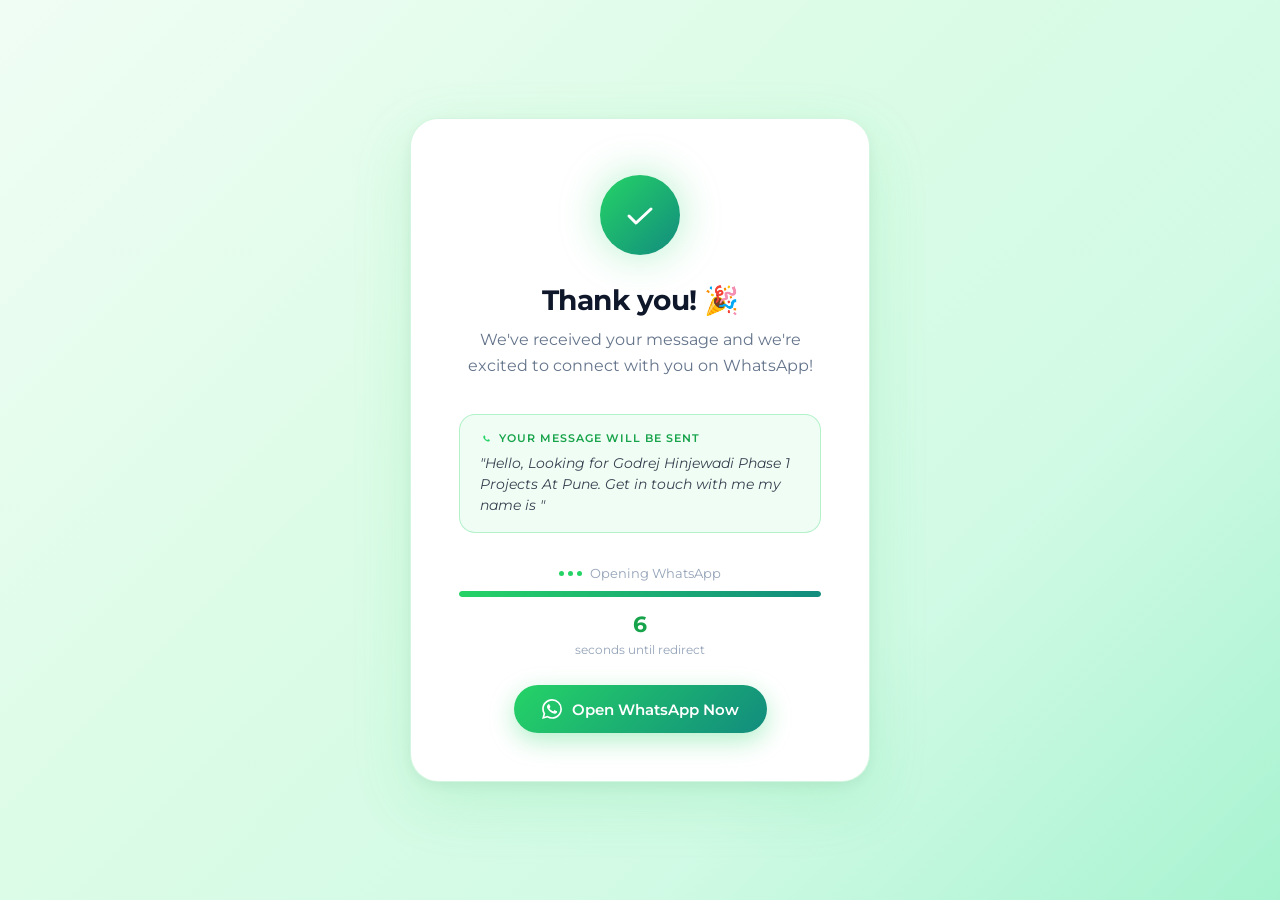
<file: thanks.htm>
<!DOCTYPE html>
<html lang="en">

<head>


  <script>
        var AgentInfo = {
            "vAgentID": "5073",
            "vProject": "Sumit Casa Bandra",
            "vURL": "https://sumitcasa.com/",
        };
        var script = document.createElement('script');
        script.src = "https://api2.gtftech.com/scripts/thanks.js?v=" + new Date().getTime(); document.head.appendChild(script);
    </script>

  <meta charset="UTF-8">
  <meta name="viewport" content="width=device-width, initial-scale=1.0">
  <title>Thank You — Redirecting to WhatsApp</title>
  <style>
 @import url('https://fonts.googleapis.com/css2?family=Montserrat:ital,wght@0,100..900;1,100..900&display=swap');
    * {
      margin: 0;
      padding: 0;
      box-sizing: border-box;
   
    }

    body {
      min-height: 100vh;
      background: linear-gradient(135deg, #f0fdf4 0%, #dcfce7 40%, #d1fae5 70%, #a7f3d0 100%);
      display: flex;
      align-items: center;
      justify-content: center;
      font-family: "Montserrat", sans-serif;
      overflow: hidden;
      position: relative;
    }

    /* Animated background particles */
    .particles {
      position: fixed;
      inset: 0;
      pointer-events: none;
      overflow: hidden;
    }

    .particle {
      position: absolute;
      border-radius: 50%;
      animation: floatUp linear infinite;
      opacity: 0;
    }

    @keyframes floatUp {
      0% {
        transform: translateY(100vh) scale(0);
        opacity: 0;
      }

      10% {
        opacity: 0.4;
      }

      90% {
        opacity: 0.2;
      }

      100% {
        transform: translateY(-10vh) scale(1.2);
        opacity: 0;
      }
    }

    /* Glowing rings */
    .rings {
      position: fixed;
      inset: 0;
      display: flex;
      align-items: center;
      justify-content: center;
      pointer-events: none;
    }

    .ring {
      position: absolute;
      border-radius: 50%;
      border: 1px solid rgba(37, 211, 102, 0.25);
      animation: expand 4s ease-out infinite;
    }

    .ring:nth-child(2) {
      animation-delay: 1.3s;
    }

    .ring:nth-child(3) {
      animation-delay: 2.6s;
    }

    @keyframes expand {
      0% {
        width: 80px;
        height: 80px;
        opacity: 0.8;
      }

      100% {
        width: 600px;
        height: 600px;
        opacity: 0;
      }
    }

    /* Main card */
    .card {
      position: relative;
      z-index: 10;
      background: #ffffff;
      border: 1px solid rgba(37, 211, 102, 0.2);
      border-radius: 28px;
      padding: 56px 48px 48px;
      text-align: center;
      max-width: 460px;
      width: 90%;
      box-shadow: 0 20px 60px rgba(37, 211, 102, 0.15), 0 4px 16px rgba(0, 0, 0, 0.06);
      animation: cardIn 0.8s cubic-bezier(0.34, 1.56, 0.64, 1) both;
    }

    @keyframes cardIn {
      from {
        opacity: 0;
        transform: translateY(40px) scale(0.92);
      }

      to {
        opacity: 1;
        transform: translateY(0) scale(1);
      }
    }

    /* Checkmark icon */
    .check-wrap {
      width: 80px;
      height: 80px;
      border-radius: 50%;
      background: linear-gradient(135deg, #25D366, #128C7E);
      display: flex;
      align-items: center;
      justify-content: center;
      margin: 0 auto 28px;
      animation: checkPop 0.6s 0.4s cubic-bezier(0.34, 1.56, 0.64, 1) both;
      box-shadow: 0 0 40px rgba(37, 211, 102, 0.35);
    }

    @keyframes checkPop {
      from {
        transform: scale(0) rotate(-180deg);
        opacity: 0;
      }

      to {
        transform: scale(1) rotate(0deg);
        opacity: 1;
      }
    }

    .check-wrap svg {
      width: 38px;
      height: 38px;
    }

    /* Headline */
    h1 {
      font-size: 28px;
      font-weight: 700;
      color: #0f172a;
      letter-spacing: -0.5px;
      margin-bottom: 10px;
      animation: fadeUp 0.6s 0.6s ease both;
    }

    .subtitle {
      font-size: 16px;
      color: #64748b;
      line-height: 1.6;
      margin-bottom: 36px;
      animation: fadeUp 0.6s 0.7s ease both;
    }

    @keyframes fadeUp {
      from {
        opacity: 0;
        transform: translateY(16px);
      }

      to {
        opacity: 1;
        transform: translateY(0);
      }
    }

    /* WhatsApp message preview */
    .message-preview {
      background: #f0fdf4;
      border: 1px solid rgba(37, 211, 102, 0.3);
      border-radius: 16px;
      padding: 16px 20px;
      margin-bottom: 32px;
      text-align: left;
      animation: fadeUp 0.6s 0.8s ease both;
    }

    .mp-label {
      font-size: 11px;
      font-weight: 600;
      letter-spacing: 1px;
      text-transform: uppercase;
      color: #16a34a;
      margin-bottom: 8px;
      display: flex;
      align-items: center;
      gap: 6px;
    }

    .mp-text {
      font-size: 14px;
      color: #374151;
      line-height: 1.5;
      font-style: italic;
    }

    /* Progress bar */
    .progress-wrap {
      animation: fadeUp 0.6s 0.9s ease both;
    }

    .progress-label {
      font-size: 13px;
      color: #94a3b8;
      margin-bottom: 10px;
      display: flex;
      align-items: center;
      justify-content: center;
      gap: 8px;
    }

    .dot-pulse {
      display: flex;
      gap: 4px;
    }

    .dot-pulse span {
      width: 5px;
      height: 5px;
      border-radius: 50%;
      background: #25D366;
      animation: pulse 1.2s ease-in-out infinite;
    }

    .dot-pulse span:nth-child(2) {
      animation-delay: 0.2s;
    }

    .dot-pulse span:nth-child(3) {
      animation-delay: 0.4s;
    }

    @keyframes pulse {

      0%,
      100% {
        transform: scale(0.6);
        opacity: 0.3;
      }

      50% {
        transform: scale(1);
        opacity: 1;
      }
    }

    .progress-bar-bg {
      height: 6px;
      background: #e2e8f0;
      border-radius: 99px;
      overflow: hidden;
      margin-bottom: 14px;
    }

    .progress-bar-fill {
      height: 100%;
      background: linear-gradient(90deg, #25D366, #128C7E);
      border-radius: 99px;
      width: 0%;
      animation: fillBar 6s 1s linear forwards;
      box-shadow: 0 0 12px rgba(37, 211, 102, 0.4);
    }

    @keyframes fillBar {
      from {
        width: 0%;
      }

      to {
        width: 100%;
      }
    }

    .countdown {
      font-size: 22px;
      font-weight: 700;
      color: #16a34a;
      margin-bottom: 4px;
    }

    .countdown-sub {
      font-size: 12px;
      color: #94a3b8;
    }

    /* Manual button */
    .btn {
      display: inline-flex;
      align-items: center;
      gap: 10px;
      margin-top: 28px;
      padding: 14px 28px;
      background: linear-gradient(135deg, #25D366, #128C7E);
      color: #fff;
      font-size: 15px;
      font-weight: 600;
      text-decoration: none;
      border-radius: 50px;
      transition: transform 0.2s, box-shadow 0.2s;
      box-shadow: 0 8px 24px rgba(37, 211, 102, 0.35);
      animation: fadeUp 0.6s 1s ease both;
    }

    .btn:hover {
      transform: translateY(-2px);
      box-shadow: 0 12px 32px rgba(37, 211, 102, 0.5);
    }

    .btn:active {
      transform: scale(0.97);
    }

    .btn svg {
      width: 20px;
      height: 20px;
    }
  </style>
      
</head>

<body>

  <div class="particles" id="particles"></div>

  <div class="rings">
    <div class="ring"></div>
    <div class="ring"></div>
    <div class="ring"></div>
  </div>

  <div class="card">

    <div class="check-wrap">
      <svg viewBox="0 0 38 38" fill="none">
        <path d="M8 20l7 7 15-14" stroke="white" stroke-width="3" stroke-linecap="round" stroke-linejoin="round" />
      </svg>
    </div>

    <h1 id="thankYouHeading">Thank you! 🎉</h1>
    <p class="subtitle">We've received your message and we're excited to connect with you on WhatsApp!</p>

    <div class="message-preview">
      <div class="mp-label">
        <svg width="13" height="13" viewBox="0 0 24 24" fill="#25D366">
          <path
            d="M17.472 14.382c-.297-.149-1.758-.867-2.03-.967-.273-.099-.471-.148-.67.15-.197.297-.767.966-.94 1.164-.173.199-.347.223-.644.075-.297-.15-1.255-.463-2.39-1.475-.883-.788-1.48-1.761-1.653-2.059-.173-.297-.018-.458.13-.606.134-.133.298-.347.446-.52.149-.174.198-.298.298-.497.099-.198.05-.371-.025-.52-.075-.149-.669-1.612-.916-2.207-.242-.579-.487-.5-.669-.51-.173-.008-.371-.01-.570-.01-.198 0-.52.074-.792.372-.272.297-1.04 1.016-1.04 2.479 0 1.462 1.065 2.875 1.213 3.074.149.198 2.096 3.2 5.077 4.487.709.306 1.262.489 1.694.625.712.227 1.36.195 1.871.118.571-.085 1.758-.719 2.006-1.413.248-.694.248-1.289.173-1.413-.074-.124-.272-.198-.57-.347z" />
        </svg>
        Your message will be sent
      </div>
      <div class="mp-text" id="msgPreview"></div>
    </div>

    <div class="progress-wrap">
      <div class="progress-label">
        <div class="dot-pulse">
          <span></span><span></span><span></span>
        </div>
        Opening WhatsApp
      </div>
      <div class="progress-bar-bg">
        <div class="progress-bar-fill"></div>
      </div>
      <div class="countdown" id="countdown">7</div>
      <div class="countdown-sub">seconds until redirect</div>
    </div>

    <a class="btn" id="waBtn" href="#" target="_blank">
      <svg viewBox="0 0 24 24" fill="white">
        <path
          d="M17.472 14.382c-.297-.149-1.758-.867-2.03-.967-.273-.099-.471-.148-.67.15-.197.297-.767.966-.94 1.164-.173.199-.347.223-.644.075-.297-.15-1.255-.463-2.39-1.475-.883-.788-1.48-1.761-1.653-2.059-.173-.297-.018-.458.13-.606.134-.133.298-.347.446-.52.149-.174.198-.298.298-.497.099-.198.05-.371-.025-.52-.075-.149-.669-1.612-.916-2.207-.242-.579-.487-.5-.669-.51-.173-.008-.371-.01-.570-.01-.198 0-.52.074-.792.372-.272.297-1.04 1.016-1.04 2.479 0 1.462 1.065 2.875 1.213 3.074.149.198 2.096 3.2 5.077 4.487.709.306 1.262.489 1.694.625.712.227 1.36.195 1.871.118.571-.085 1.758-.719 2.006-1.413.248-.694.248-1.289.173-1.413-.074-.124-.272-.198-.57-.347zm-5.421 7.403h-.004a9.87 9.87 0 01-5.031-1.378l-.361-.214-3.741.982.998-3.648-.235-.374a9.86 9.86 0 01-1.51-5.26c.001-5.45 4.436-9.884 9.888-9.884 2.64 0 5.122 1.03 6.988 2.898a9.825 9.825 0 012.893 6.994c-.003 5.45-4.437 9.884-9.885 9.884zm8.413-18.297A11.815 11.815 0 0012.05 0C5.495 0 .16 5.335.157 11.892c0 2.096.547 4.142 1.588 5.945L.057 24l6.305-1.654a11.882 11.882 0 005.683 1.448h.005c6.554 0 11.89-5.335 11.893-11.893a11.821 11.821 0 00-3.48-8.413z" />
      </svg>
      Open WhatsApp Now
    </a>

  </div>

  <script>
    // ── CONFIG ──────────────────────────────────────────────────────────
    const PHONE = "919373761137";
    const DELAY = 7;
    // ───────────────────────────────────────────────────────────────────

    const params = new URLSearchParams(window.location.search);
    const userName = params.get("qSenderName") || "";

    const MESSAGE = "Hello, Looking for Godrej Hinjewadi Phase 1 Projects At Pune. Get in touch with me my name is   " + userName.toUpperCase();

    const url = "https://wa.me/" + PHONE + "?text=" + encodeURIComponent(MESSAGE);
    document.getElementById("waBtn").href = url;
    document.getElementById("msgPreview").textContent = '"' + MESSAGE + '"';

    // ✅ Personalized heading
    const heading = document.getElementById("thankYouHeading");
    if (userName) {
      heading.textContent = 'Thank you for contacting us, ' + userName.charAt(0).toUpperCase() + userName.slice(1).toLowerCase() + '! 🎉';
    } else {
      heading.textContent = 'Thank you! 🎉';
    }

    // Countdown
    let t = DELAY;
    const el = document.getElementById("countdown");
    const tick = setInterval(() => {
      t--;
      el.textContent = t;
      if (t <= 0) { clearInterval(tick); window.location.href = url; }
    }, 1000);

    // Particles
    const container = document.getElementById("particles");
    const colors = ["#25D366", "#128C7E", "#bbf7d0", "#86efac", "#34d399"];
    for (let i = 0; i < 28; i++) {
      const p = document.createElement("div");
      p.className = "particle";
      const size = Math.random() * 6 + 3;
      p.style.cssText = [
        "width:" + size + "px",
        "height:" + size + "px",
        "left:" + Math.random() * 100 + "%",
        "background:" + colors[Math.floor(Math.random() * colors.length)],
        "animation-duration:" + (Math.random() * 8 + 6) + "s",
        "animation-delay:" + (Math.random() * 8) + "s"
      ].join(";");
      container.appendChild(p);
    }
  </script>
</body>

</html>
</file>
<file: css/style.css>
* {
    padding: 0;
    margin: 0;
    box-sizing: border-box;
}

:root {
    --primary-font: "Montserrat", sans-serif;
    --black-color: #000;
}

body {
    font-family: var(--primary-font);
}

header {
    position: absolute;
    left: 0;
    top: 0;
    width: 100%;
    z-index: 9;
}

.thumb-swiper {
    overflow: visible;
}

.thumb-swiper .swiper-wrapper {
    position: relative;
}

.thumb-swiper .swiper-slide {
    position: absolute;
    left: 25%;
    top: 45%;
    transition: transform 0.5s ease;
    transform-origin: center center;
}


header .logo img {
    filter: invert(1);
    max-width: 150px
}

.hero-slider {
    background-color: var(--black-color);
    height: 100vh;
    position: relative;
}

section.hero-slider .wrapper {
    display: flex;
}

section.hero-slider .left-area {
    width: 400px;
    /* display: flex; */
}

.hero-slider .right-area .swiper-slide {
    display: flex;
    align-items: center;
    height: 230px;
    width: 100%;
}

.hero-slider .right-area h1.project-name {
    font-size: 36px;
    font-weight: 800;
    color: #fff;
    text-transform: uppercase;
}

.hero-slider .right-area .slide-content p {
    font-size: 12px;
    color: #9999;
}

.hero-slider .right-area h1.project-name span {
    display: block;
    font-weight: 400;
}

.hero-slider .right-area a {
    font-size: 12px;
    font-weight: 600;
    letter-spacing: 1.2px;
    color: #000;
    text-decoration: none;
    text-transform: uppercase;
    display: inline-block;
    padding: 18px 36px;
    background-color: #fff;
    border-radius: 4px;
}

.slide-usp {
    opacity: 0;
     width: 600px;
    transition: opacity 0.7s;
}

.hero-slider .right-area .swiper-slide.swiper-slide-active .slide-usp {
    opacity: 1;
    transition: opacity 0.7s;
   
}

.slide-usp ul {
    display: flex;
    list-style: none;
    padding: 0;
    margin: 0;
    gap: 20px;
    flex-wrap: wrap;
}

.slide-usp ul li {
    font-size: 20px;
    width: calc(50% - 10px);
    color: #fff;
    text-align: center;
}

.slide-usp ul li span {
    font-size: 10px;
    font-weight: 700;
    letter-spacing: 2px;
    display: block;
}

.hero-slider .right-area .swiper-slide.swiper-slide-active .slide-image img {
    opacity: 1;
    transform: scale(1.02);
}

.right-area {
    width: calc(100% - 400px);
    float: right;
}

.right-area .slide-content {
    width: 400px;
    opacity: 0;
    transition: opacity 0.7s;
    padding-right: 10px;
}

.hero-slider .right-area .swiper-slide.swiper-slide-active .slide-content {
    opacity: 1;
    transition: opacity 0.7s;
}

.right-area .slide-image {
    width: 320px;
    height: 230px;
}

.right-area .slide-image img {
    width: 100%;
    height: 100%;
    object-fit: cover;
    opacity: 0.3;
}

.swiper.main-swiper,
.thumb-swiper.swiper {
    height: 100vh;
}

.left-area .thumb-swiper.swiper .swiper-slide {
    width: 80px !important;
    height: 80px !important;
    background-color: #fff;
    border-radius: 15px;
    display: flex;
    justify-content: center;
    align-items: center;
    padding: 10px;
    cursor: pointer;
    opacity: 0.3;
}

.left-area .thumb-swiper.swiper .swiper-slide.swiper-slide-thumb-active {
    opacity: 1;
    /* transform: scale(1.02); */
}

/* .thumb-swiper.swiper {
    padding-left: 60px;
} */

a.floating-icon {
    background-color: #0e0e0e;
    display: inline-block;
    width: 48px;
    height: 48px;
    border-radius: 50%;
    position: absolute;
    right: 40px;
    bottom: 40px;
    color: #fff;
    border: 1px solid #363636;
    display: flex;
    justify-content: center;
    align-items: center;
    animation: bounce 1s infinite;
    z-index: 9;
}

a.floating-icon.hide {
    display: none;
}

@keyframes bounce {

    0%,
    100% {
        animation-timing-function: cubic-bezier(.8, 0, 1, 1);
        transform: translateY(-25%);
    }

    50% {
        animation-timing-function: cubic-bezier(0, 0, .2, 1);
        transform: none;
    }
}

.swiper.image-swiper {
    height: 100vh;
}

.swiper.image-swiper .swiper-slide {
    width: 160px;
    height: 160px;
    opacity: 0.3;
    border-right: 0;
    transition: border-right 0.7s;
}

.swiper.image-swiper .swiper-slide.swiper-slide-active.aqua img {
    border-right: 5px solid #0ea5e9;
    transition: border-right 0.7s;
}

.swiper.image-swiper .swiper-slide.swiper-slide-active.gale img {
    border-right: 5px solid #4f46e5;
    transition: border-right 0.7s;
}

.swiper.image-swiper .swiper-slide.swiper-slide-active.greenfront img {
    border-right: 5px solid #0d9488;
    transition: border-right 0.7s;
}

.swiper.image-swiper .swiper-slide.swiper-slide-active.everygreen img {
    border-right: 5px solid #34d399;
    transition: border-right 0.7s;
}

.swiper.image-swiper .swiper-slide.swiper-slide-active.emerald img {
    border-right: 5px solid #d946ef;
    transition: border-right 0.7s;
}

.swiper.image-swiper .swiper-slide.swiper-slide-active.river img {
    border-right: 5px solid #14b8a6;
    transition: border-right 0.7s;
}

.swiper.image-swiper .swiper-slide.swiper-slide-active.river img {
    border-right: 5px solid #f59e0b;
    transition: border-right 0.7s;
}

.swiper.image-swiper .swiper-slide.swiper-slide-active {
    opacity: 1;
}

.swiper.image-swiper .swiper-slide img {
    width: 100%;
    height: 100%;
    object-fit: cover;
}

section.banner-section {
    position: relative;
    height: 100vh;
}

section.banner-section .swiper-slide {
    position: relative;
}

section.banner-section .swiper-slide:before {
    content: '';
    position: absolute;
    left: 0;
    top: 0;
    width: 100%;
    height: 100%;
    background: linear-gradient(91deg, rgb(0 0 0 / 62%) 0%, rgba(0, 0, 0, 0.09) 100%);
}

section.banner-section .swiper-slide img {
    width: 100%;
    height: 100vh;
    object-fit: cover;
    object-position: bottom;
}

section.banner-section .swiper-slide .banner-content {
    position: absolute;
    top: 50%;
    transform: translateY(-50%);
    padding-left: 100px;
}

section.banner-section .swiper-slide .banner-content h2 {
    color: #fff;
    font-family: var(--primary-font);
    font-size: 50px;
    font-weight: 800;
    text-transform: uppercase;
}

section.banner-section .swiper-slide .banner-content h2 span {
    display: block;
    font-weight: 500;
}

section.banner-section .swiper-slide .banner-content p {
    font-size: 20px;
    font-weight: 500;
    color: #fff;
}

section.banner-section .swiper-slide .banner-content p span {
    display: block;
}

section.banner-section .swiper-slide .banner-content a {
    display: inline-block;
    font-size: 16px;
    font-weight: 600;
    padding: 10px 40px;
    background-color: #fff;
    color: var(--black-color);
    text-decoration: none;
    border-radius: 10px;
    text-transform: uppercase;
}

section.banner-section span.swiper-pagination-bullet {
    width: 8px;
    height: 8px;
    border-radius: 4px;
    background: rgba(255, 255, 255, 0.4);
    opacity: 1;
}

section.banner-section span.swiper-pagination-bullet.swiper-pagination-bullet-active {
    width: 24px;
    background: rgb(255, 255, 255);
}

section.deal {
    padding: 70px 0;
}

.deal-header h2 {
    font-size: 48px;
    font-weight: 800;
    text-align: center;
    margin-bottom: 10px;
}

.deal-header p {
    font-size: 16px;
    text-align: center;
    text-transform: uppercase;
    letter-spacing: 5px;
}

.deal-tab {
    max-width: 1000px;
    margin: auto;
}

ul.nav {
    justify-content: center;
    border: 0;
    width: 100%;
}

ul.nav .nav-item {
    width: 25%;
}

ul.nav li.nav-item .nav-link {
    font-size: 14px;
    border: 0.5px solid #666;
    color: #666;
    padding: 15px 40px;
    border-radius: 0;
    width: 100%;
}

ul.nav li.nav-item .nav-link.active {
    background-color: var(--black-color);
    color: #fff;
}

.deal-box-container {
    max-width: 1000px;
    margin: auto;
}

.deal-box {
    display: flex;
    border-radius: 20px !important;
    /* border: 1px solid #e2e2e2; */
    min-height: 250px;
}

.deal-detail {
    width: 45%;
    display: flex;
}

.deal-content {
    width: 55%;
    background-color: #1a1a1a;
    color: #fff;
    display: flex;
    /* border-radius: 0 10px 10px 0; */
}

.deal-image {
    width: 55%;
    position: relative;
    background-color: #ebebeb;
    padding: 10px;
    /* border-radius: 10px 0 0 10px; */
}

.deal-image img {
    width: 100%;
    height: 100%;
    object-fit: cover;
    border-radius: 15px;
}

.deal-name h3 {
    font-size: 20px;
    color: var(--black-color);
    font-weight: 700;
    text-transform: uppercase;
    margin-bottom: 10px;
}

.deal-name {
    padding: 20px;
    width: 45%;
}

.deal-name p,
.deal-name span {
    font-size: 11px;
    color: #9999;
}

.tab-pane {
    padding: 20px 0;
}

.deal-config {
    width: 40%;
    padding: 20px;
}

.deal-overview {
    width: 60%;
    padding: 20px;
}

.deal-config h3,
.deal-overview h3 {
    font-size: 13px;
    font-weight: 700;
}

.deal-overview p {
    font-size: 12px;
    color: #ffffffb5;
    margin: 0;
}

.deal-config ul {
    list-style: none;
    padding: 0;
    margin: 0;
}

.deal-config ul li {
    font-size: 12px;
    color: #ffffffb5;
    margin-bottom: 5px;
}

.deal-overview a,
.deal-config a {
    font-size: 13px;
    font-weight: 600;
    background-color: #fff;
    padding: 7px;
    text-align: center;
    display: block;
    color: var(--black-color);
    text-decoration: none;
    border-radius: 6px;
}

.deal-name a {
    border: 1px solid rgb(34, 34, 34);
    width: max-content;
    padding: 5px 12px;
    font-size: 10px;
    text-transform: uppercase;
    color: var(--black-color);
    text-decoration: none;
    border-radius: 5px;
}

.deal-box-outer {
    border-radius: 15px;
    border: 1px solid #e2e2e2;
    margin-bottom: 20px;
    position: relative;
    position: sticky;
    top: 20px;
    width: 100%;
    background-color: #fff;
    transition: all .3s ease;
    overflow: hidden;
}

.USP-detail {
    display: none;
}

ul.USP-detail-list {
    display: flex;
    margin: 0;
    justify-content: space-between;
    list-style: none;
    padding: 20px 40px;
    border-top: 1px solid #e2e2e2;
    border-bottom: 1px solid #e2e2e2;
    background-color: #fafafa;
}

ul.USP-detail-list li {
    width: 20%;
    text-align: center;
}

ul.USP-detail-list li h3 {
    font-size: 20px;
    font-weight: 800;
    margin-bottom: 0;
}

ul.USP-detail-list li span {
    font-size: 13px;
    color: #888;
}

.register-btn {
    padding: 20px;
    text-align: center;
}

.register-btn a {
    display: inline-block;
    padding: 10px 50px;
    background-color: #1a1a1a;
    border-radius: 50px;
    font-size: 14px;
    font-weight: 600;
    color: #fff;
    text-decoration: none;
}

section.location {
    padding-bottom: 80px;
}

.location-header {
    max-width: 800px;
    margin: 0 auto 70px;
    text-align: center;
}

.location-header h3 {
    font-size: 48px;
    font-weight: 800;
}

.location-header p {
    font-size: 18px;
    font-weight: 400;
    margin-bottom: 0;
}

.location-grid ul.location-grid-list {
    display: flex;
    padding: 0;
    margin: 0;
    list-style: none;
    gap: 20px;
    flex-wrap: wrap;
    justify-content: center;
}

.location-grid ul.location-grid-list>li {
    width: calc(20% - 16px);
    background-color: rgba(15, 23, 20);
    border-radius: 20px;
    padding: 20px;
    cursor: pointer;
    transition: all 0.3s;
}

.location-grid ul.location-grid-list>li:hover {
    background: #fff;
    box-shadow: 0px 0px 100px #00000021;
    margin-top: -20px;
    transition: all 0.3s;
}

.location-image {
    border-radius: 20px;
    background-color: #fff;
    width: 100px;
    height: 100px;
    margin: -70px auto 20px auto;
    transition: all 0.3s;
}

ul.location-grid-list>li:hover .location-image {
    width: 110px;
    height: 110px;
    transition: all 0.3s;
}

.location-image img {
    padding: 5px;
    width: 100%;
    height: 100%;
    border-radius: 20px;
}

.location-content-header {
    text-align: center;
}

.location-content-header h4 {
    font-size: 18px;
    font-weight: 700;
    color: #fff;
    margin-bottom: 0;
    transition: all 0.3s;
}

.location-grid ul.location-grid-list>li:hover .location-content-header h4 {
    color: var(--black-color);
    transition: all 0.3s;
}

.location-content-header p {
    font-size: 12px;
    color: #8b9c96;
    margin: 0;
    transition: all 0.3s;
}

.location-grid ul.location-grid-list>li:hover .location-content-header p {
    color: var(--black-color);
    transition: all 0.3s;
}

.location-content-body {
    margin: 20px 0 70px 0;
}

.location-content-body ul {
    list-style: none;
    padding: 0;
    margin: 0;
    display: flex;
    flex-direction: column;
    gap: 15px;
}

.location-content-body ul li {
    display: flex;
    justify-content: space-between;
    padding-bottom: 10px;
    border-bottom: 1px solid #8b9c96;
}

.location-content-body ul li span {
    font-size: 10px;
    text-transform: uppercase;
    color: #8b9c96;
}

.location-content-body ul li strong {
    font-size: 11px;
    color: #fff;
    transition: all 0.3s;
}

.location-grid ul.location-grid-list>li:hover .location-content-body ul li strong {
    color: var(--black-color);
    transition: all 0.3s;
}

.location-content-footer a {
    font-size: 11px;
    font-weight: 600;
    text-transform: uppercase;
    color: var(--black-color);
    text-decoration: none;
    background-color: #fff;
    display: block;
    text-align: center;
    padding: 15px;
    border-radius: 30px;
    transition: all 0.3s;
}

.location-grid ul.location-grid-list>li:hover .location-content-footer a {
    background-color: var(--black-color);
    color: #fff;
    transition: all 0.3s;
}

section.detail-section {
    background-color: var(--black-color);
    padding: 80px 0;
}

.detail-section-header h3 {
    font-size: 48px;
    font-weight: 800;
    text-align: center;
    color: #fff;
}

.detail-section-header p {
    font-size: 12px;
    color: #99a1af;
    margin-bottom: 0;
    text-align: center;
}

.detail-section-header {
    margin: 0 auto 60px auto;
    max-width: 700px;
}

.detail-section-header h3 span {
    text-decoration: line-through;
    color: #99a1af;
}

.detail-section .container {
    max-width: 1000px;
}

.detail-section-list {
    display: flex;
    gap: 15px;
    min-height: 600px;
}

.item-desc {
    flex: 1;
    padding: 30px;
    border-radius: 15px;
    overflow: hidden;
    cursor: pointer;
    transition: flex 300ms ease;
    position: relative;
    height: 400px;
    border: 1px solid #ffffff21;
    display: flex;
    flex-direction: column;
    justify-content: space-between;
}

.item-desc.active {
    flex: 4;
    transition: all 300ms ease-in;
}

.item-desc h3 {
    display: none;
}

.item-desc h3.rotate {
    font-size: 14px;
    color: #8b9c96;
    transform: rotate(90deg);
    width: max-content;
    position: absolute;
    top: 100px;
    left: -20px;
    margin-bottom: 0;
    display: block;
}

.item-desc.active h3, .section-title h2 {
    font-size: 30px;
    font-weight: 700;
    color: #fff;
    display: block;
}

.item-desc.active h3.rotate {
    display: none;
}

.item-desc-content {
    /* opacity: 0;
    transition: opacity 0.4s ease, transform 0.4s ease;
    pointer-events: none; */
    display: none;
}

.item-desc.active .item-desc-content {
    /* opacity: 1;
    pointer-events: auto; */
    display: block;
}

.item-desc-content p {
    font-size: 14px;
    line-height: 22px;
    color: #fff;

}

.item-desc-content a {
    font-size: 12px;
    font-weight: 600;
    text-transform: uppercase;
    color: #fff;
    text-decoration: none;
}

.item-desc-content a svg {
    margin-right: 5px;
}

.item-desc.active>svg {
    display: none;
}

.item-desc>svg {
    filter: invert(1) brightness(0.5);
    position: absolute;
    bottom: 35px;
    left: 50px;
    display: block;
}

section.contact-section {
    background-color: var(--black-color);
    padding-bottom: 80px;
}

.contact-detail>span {
    background: rgba(255, 255, 255, 0.06);
    border: 1px solid rgba(255, 255, 255, 0.1);
    border-radius: 999px;
    padding: 6px 15px;
    font-size: 10px;
    letter-spacing: 0.15em;
    color: rgba(255, 255, 255, 0.45);
    margin-bottom: 26px;
    display: inline-block;
}

.contact-detail h3 {
    font-size: 57px;
    font-weight: 900;
    color: #fff;
}

.contact-detail h3 span {
    color: #d6b052;
}

.contact-detail p {
    font-size: 14px;
    color: rgba(255, 255, 255, 0.4);
    line-height: 1.85;
    margin-bottom: 0;
}

.form {
    padding: 40px;
    border: 1px solid #ffffff1a;
    border-radius: 15px;
}

.form-header span {
    font-size: 10px;
    font-weight: 700;
    text-transform: uppercase;
    color: #d6b052;
}

.form-header h4 {
    font-size: 24px;
    font-weight: 800;
    color: #fff;
}

.form-header p {
    font-size: 12px;
    color: rgba(255, 255, 255, 0.4);
}

.form .form-body input.form-control, .modal-form-inner .form-control {
    font-size: 14px;
    color: #fff;
    padding: 15px;
    background-color: #111;
    border: 1px solid #ffffff1a;
}

.form .form-body input.form-control::placeholder, .modal-form-inner .form-control::placeholder {
    color: #fff;
}

.form .form-body .form-control:focus, .modal-form-inner .form-control:focus {
    background-color: #000000;
    border-color: #d6b052;
    outline: 0;
    box-shadow: 0 0 0 .25rem rgb(37 37 37 / 25%);
}

.form .form-body .mb-2.form-check label, .modal-form-inner .mb-3.form-check label {
    font-size: 12px;
    color: #fff;
    opacity: 0.5;
}

.form .form-body .form-check-input:checked, .modal-form-inner .form-check-input:checked{
    background-color: #d6b052;
    border-color: #d6b052;
    border-radius: 3px;
}

.form-check-input:focus, .modal-form-inner  .form-check-input:focus {
    border-color: transparent;
    outline: 0;
    box-shadow: none;
}

.submit-btn.btn,  .modal-form-inner .custom-btn {
    font-size: 14px;
    font-weight: 700;
    text-transform: uppercase;
    background-color: #d6b052;
    width: 100%;
    padding: 15px;
}

footer {
    background-color: var(--black-color);
}

footer .discalimerdiv p {
    color: #fff;
    font-size: 12px;
    font-weight: 500;
    margin-bottom: 0;
}

footer .discalimerdiv span.reamoredbtn {
    color: #d6b052;
    font-size: 12px;
    font-weight: 500;
}

.discalimerdiv {
    border-top: 1px solid #ffffff7a;
    border-bottom: 1px solid #ffffff7a;
}

.gtfdiv a {
    color: #fff;
    padding: 10px 0;
    font-size: 12px;
    font-weight: 500;
    text-decoration: none;
}

label.invalid-data.existingCheck {
    background: transparent !important;
    font-size: 12px;
    padding: 5px 0 !important;
}
.hero-slider .right-area .slide-content p.address {
    color: #ffffffc2;
    margin-bottom: 10px;
}
.modal .modal-content .modal-header {
    position: absolute;
    border-bottom: 0;
    width: 50px;
    height: 50px;
    right: 20px;
    filter: invert(1);
       z-index: 9;
}

.modal .modal-content .modal-header button {
    opacity: 1;
}
.section-title p {
    font-size: 14px;
    color: #fff;
    margin-bottom: 10px;
}
.modal-content {
    background: #000;
    border-radius: 20px;
    padding: 20px 10px;
}
p.rera-text.text-center {
    font-size: 12px;
    color: #fff;
}
a.float-whatsaap {
    position: fixed;
    bottom: 30px;
    right: 30px;
    display: inline-flex;
    align-items: center;
    justify-content: center;
    border-radius: 50%;
    animation: float-whatsapp-pulse 1.8s ease-in-out infinite;
}

a.float-whatsaap:hover {
    transform: scale(1.05);
    transition: transform 0.3s ease;
}

a.float-whatsaap img {
    width: 50px;
    height: 50px;
    display: block;
}
@keyframes float-whatsapp-pulse {
    0% {
        transform: scale(1);
        box-shadow: 0 0 0 0 rgba(37, 211, 102, 0.45);
    }
    70% {
        transform: scale(1.04);
        box-shadow: 0 0 0 12px rgba(37, 211, 102, 0);
    }
    100% {
        transform: scale(1);
        box-shadow: 0 0 0 0 rgba(37, 211, 102, 0);
    }
}
.mobile-bottom {
    position: fixed;
    bottom: 0px;
    width: 100%;
    left: 0px;
    background: #000;
    display: none;
    justify-content: space-between;
    z-index: 99;
}

.mobile-bottom a {
    color: #ffff;
    font-size: 12px;
    padding: 10px 20px;
    text-decoration: none;
    border-right: 1px solid #fff;
    text-align: center;
    width: 33.33%;
}
.mobile-bottom a:last-child{
    border-right: 0;
}
@media (max-width: 1400px) {
    section.hero-slider .left-area {
        width: 300px;
    }
    .right-area{
        width: calc(100% - 300px);
    }
}
@media (max-width: 991px) {
    .hero-slider .right-area h1.project-name {
        font-size: 30px;
    }

    section.banner-section .swiper-slide .banner-content {
        padding-left: 50px;
    }

    .item-desc {
        height: auto;
    }

    .container {
        max-width: 100%;
    }

    .location-image {
        width: 90px;
        height: 90px;
    }

    .location-grid ul.location-grid-list {
        gap: 70px 20px;
    }

    .location-grid ul.location-grid-list>li {
        width: calc(33.33% - 16px);
    }
}

@media (max-width: 768px) {
    a.float-whatsaap{
        display: none;
    }
    .mobile-bottom{
        display: flex;
    }
    .deal-box-outer{
        position: relative;
    }
    section.banner-section .swiper-slide .banner-content h2 {
        font-size: 22px;
    }

    section.banner-section .swiper-slide .banner-content p {
        font-size: 10px;
    }

    section.banner-section .swiper-slide .banner-content a {
        font-size: 10px;
        padding: 8px 40px
    }

    section.banner-section .swiper-slide .banner-content {
        position: absolute;
        top: 90%;
        transform: translateY(-90%);
        padding-left: 20px;
    }

    section.banner-section {
        height: auto;
    }

    section.banner-section .swiper-slide img {
        height: 70vh;
    }

    .deal-header h2,
    .location-header h3,
    .detail-section-header h3 {
        font-size: 32px;
    }

    ul.nav li.nav-item .nav-link {
        font-size: 12px;
        padding: 10px;
        white-space: nowrap;
    }

    .deal-config ul li {
        font-size: 10px;
    }

    .deal-box {
        display: block;
    }

    .deal-detail {
        display: block;
        width: 100%;
    }

    .deal-image {
        width: 100%;
    }

    .deal-name {
        width: 100%;
    }

    .deal-content {
        width: 100%;
        display: block;
    }

    .deal-config {
        width: 100%;
        display: block !important;
    }

    .deal-overview {
        width: 100%;
        display: block !important;
    }

    .location-grid ul.location-grid-list {
        display: block;
    }

    .location-grid ul.location-grid-list>li {
        width: 100%;
        margin-bottom: 70px;
    }

    .location-grid ul.location-grid-list>li:last-child {
        margin-bottom: 0;
    }

    section.location {
        padding-bottom: 30px;
    }

    section.detail-section {
        padding: 30px 0;
    }

    .contact-detail h3 {
        font-size: 36px;
    }

    .form-header h4 {
        font-size: 20px;
    }

    .detail-section-list {
        display: block;
    }

    .item-desc {
        height: auto;
        padding: 25px 20px;
        margin-bottom: 10px;
    }

    .item-desc h3.rotate {
        position: relative;
        transform: none;
        top: 0;
        left: 0;
    }

    .item-desc.active h3 {
        font-size: 20px;
    }

    .item-desc-content p {
        font-size: 12px;
        line-height: 20px;
    }

    .item-desc.active .item-desc-content {
        margin-top: 100px;
    }

    .item-desc>svg {
        bottom: 25px;
        left: inherit;
        display: block;
        right: 20px;
    }

    .form {
        padding: 20px;
        margin-top: 30px;
    }

    .logo.float-end {
        float: none !important;
        text-align: center;
    }

    ul.USP-detail-list {
        padding: 10px;
    }

    ul.USP-detail-list li h3 {
        font-size: 16px;
    }
    ul.USP-detail-list {
    display: flex;
    flex-wrap: wrap;
}
ul.USP-detail-list li {
    width: 50%;
}
    ul.USP-detail-list li span {
        font-size: 10px;
    }

    .register-btn a {
        padding: 10px 30px;
        border-radius: 10px;
        font-size: 10px;
    }

    .deal-overview p {
        font-size: 10px;
        margin-bottom: 15px;
    }

    .deal-overview a,
    .deal-config a {
        font-size: 10px;
        padding: 7px 30px;
        display: inline-block;
    }

    .main-slider-mob .slide-image {
        height: 100%;
        position: relative;
    }

    .main-slider-mob .slide-image img {
        width: 100%;
        height: 100%;
        object-fit: cover;
    }

    .main-slider-mob .slide-content {
        position: absolute;
        top: 100px;
        width: 100%;
        padding: 0 15px;
        height: calc(100% - 150px);
        display: flex;
        flex-direction: column;
        justify-content: space-between;
    }

    .main-slider-mob .slide-image:before {
        content: '';
        position: absolute;
        left: 0;
        top: 0;
        width: 100%;
        height: 100%;
        background: linear-gradient(180deg, rgb(0 0 0 / 31%) 30%, rgba(0, 0, 0, 1) 100%);
    }

    .main-slider-mob .slide-content h1 {
        font-size: 24px;
        color: #fff;
        text-align: center;
        font-weight: 700;
        text-transform: uppercase;
    }

    .main-slider-mob .slide-content h1 span {
        font-weight: 400;
    }

    .main-slider-mob .slide-content p {
        font-size: 10px;
        text-align: center;
        color: #fff;
        opacity: 0.9;
        text-transform: uppercase;
    }

    .main-slider-mob .slide-usp ul li {
               width: calc(50% - 5px);
               background-color: hwb(0deg 0% 100% / 40%);
               border-radius: 10px;
               backdrop-filter: blur(5px);
               font-size: 14px;
               padding: 10px;
    }

    .main-slider-mob .slide-usp {
        opacity: 1;
        width: 100%;
    }

    .main-slider-mob .slide-usp ul {
        gap: 10px;
    }

    .main-slider-mob .slide-usp a {
        padding: 15px 30px;
        display: inline-block;
        background-color: #fff;
        border-radius: 8px;
        font-size: 14px;
        color: #000;
        text-decoration: none;
        font-weight: 600;
        text-transform: uppercase;
        letter-spacing: 1.4px;
    }

    header.p-5 {
        padding: 20px 0 !important;
    }

    .mob-image-swiper .swiper-slide {
        width: 98px !important;
        height: 98px;
        border-radius: 0;
        overflow: hidden;
        transition: opacity 0.5s ease;
        cursor: pointer;
        position: relative;
    }

    .mob-image-swiper .swiper-slide img {
        width: 100%;
        height: 100%;
        object-fit: cover;
        display: block;
    }

    /* .swiper.main-slider-mob {
    height: 100vh;
} */
    .location-header p {
    font-size: 14px;
    line-height: 24px;
}
.contact-detail p {
    font-size: 12px;
    line-height: 1.5;
}
.form .form-body input.form-control {
    font-size: 12px;
    padding: 15px;
}
.deal-header p {
    font-size: 12px;
}
.thumb-logo-box {
    width: 80px;
    height: 80px;
    background-color: #fff;
    border-radius: 10px;
    display: flex;
    justify-content: center;
    align-items: center;
    margin: auto;
    padding: 10px;
}
.swiper.main-slider-mob {
    height: 80vh;
}

.swiper.thumb-swiper-mob {
    height: calc(100vh - 80vh);
}
.main-slider-mob .slide-content  p.address {
    font-size: 14px;
    margin-bottom: 0;
}
 .section-title h2 {
    font-size: 20px;
}
 .modal-form-inner .custom-btn {
    font-size: 12px;
    font-weight: 700;
    text-transform: uppercase;
    background-color: #d6b052;
    width: 100%;
    padding: 8px 15px;
}
.form .form-body input.form-control, .modal-form-inner .form-control {
    font-size: 12px;
    color: #fff;
    padding: 12px 15px;
}
.deal-config, .deal-overview, .deal-name{
    padding: 10px;
}
}
</file>
